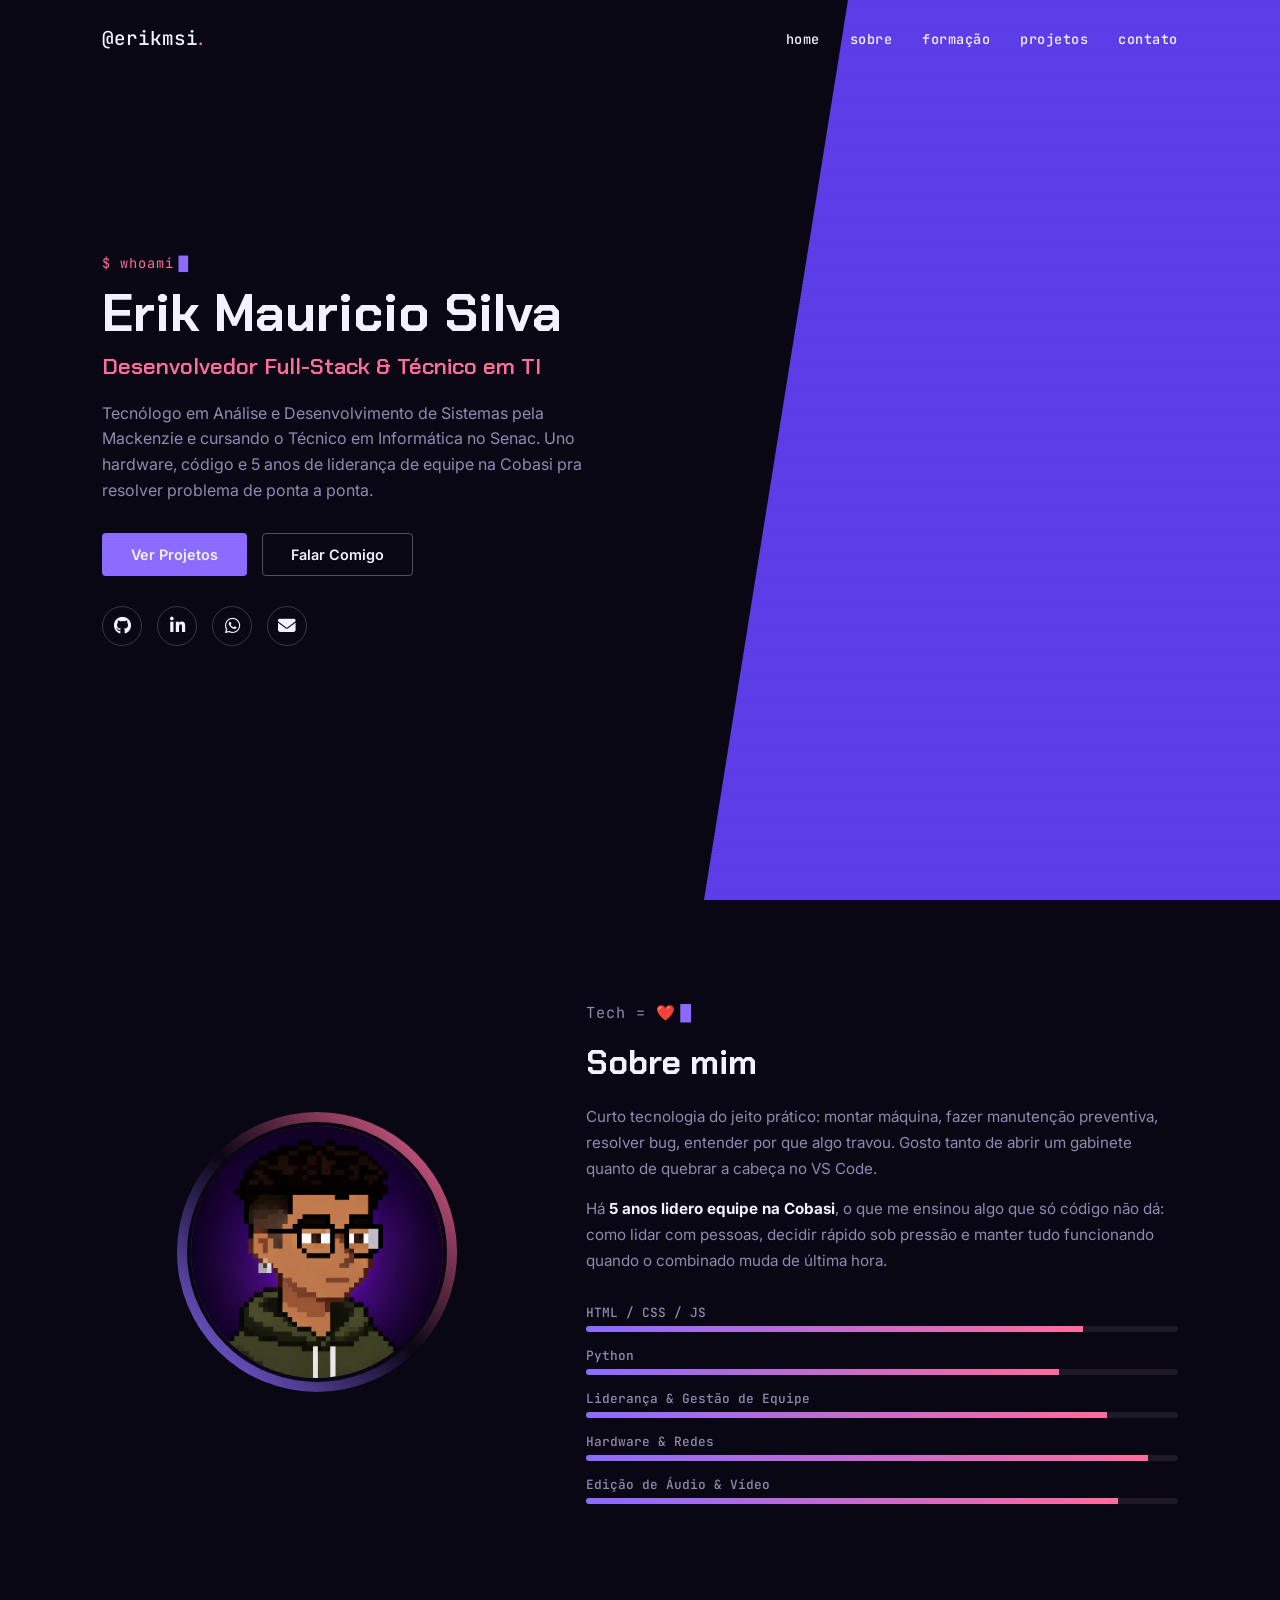
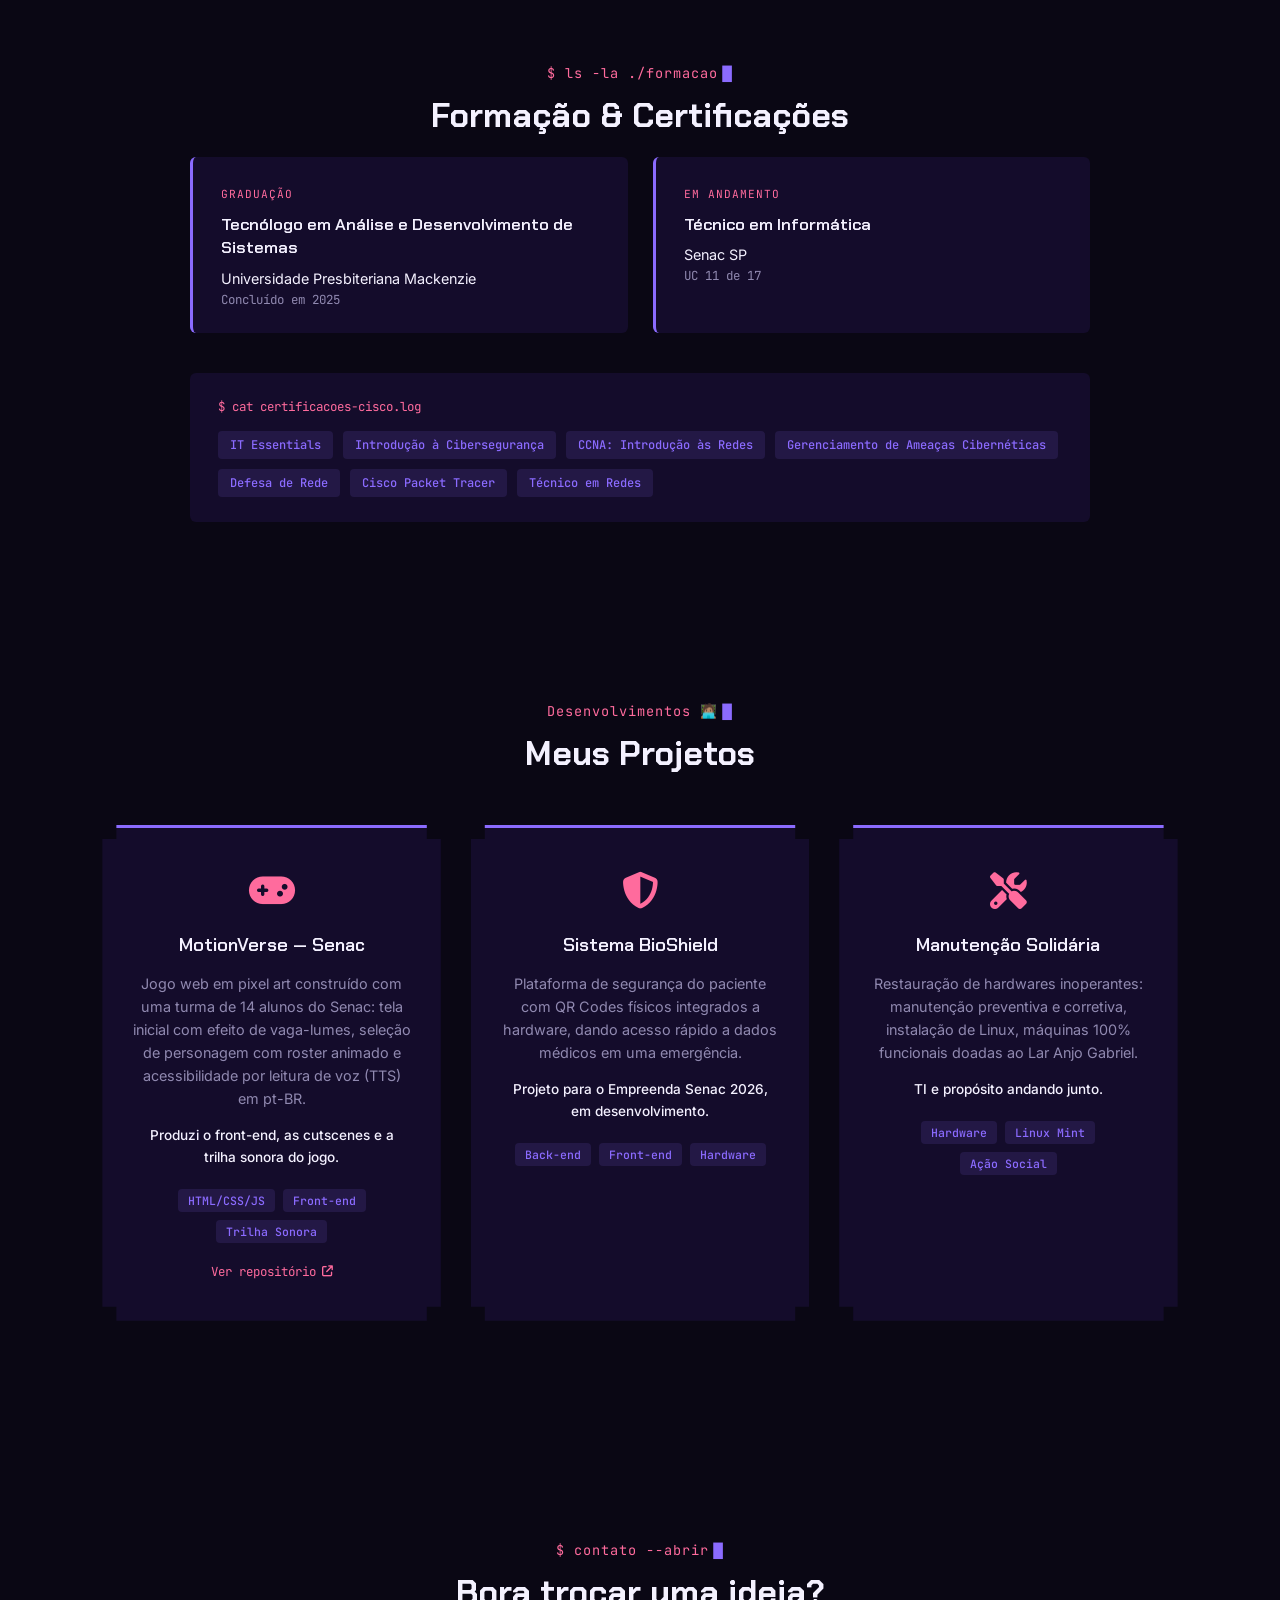
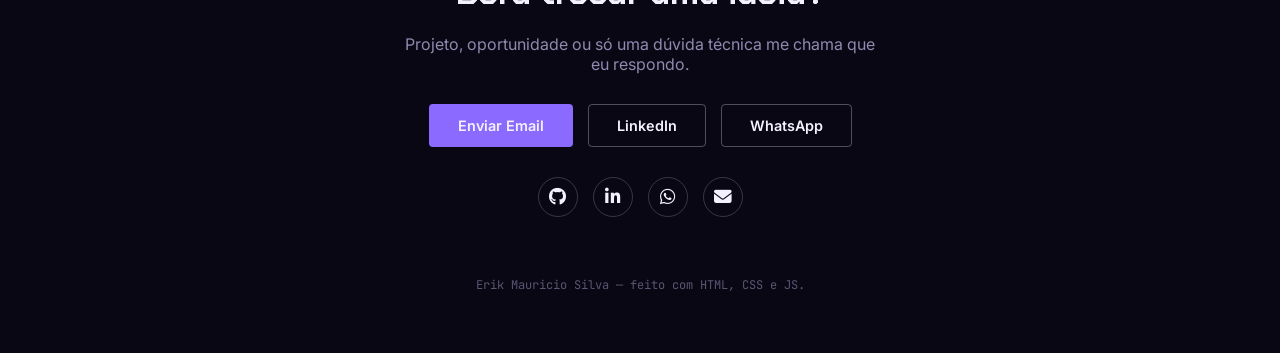
<file: Curriculos/Erik-Mauricio/index.html>
<!DOCTYPE html>
<html lang="pt-br">
<head>
<meta charset="UTF-8">
<meta name="viewport" content="width=device-width, initial-scale=1.0">
<title>Erik Mauricio Silva | Currículo</title>
<link rel="stylesheet" href="https://cdnjs.cloudflare.com/ajax/libs/font-awesome/6.4.0/css/all.min.css">
<link rel="preconnect" href="https://fonts.googleapis.com">
<link href="https://fonts.googleapis.com/css2?family=Chakra+Petch:wght@500;600;700&family=Inter:wght@400;500;600&family=JetBrains+Mono:wght@400;500&display=swap" rel="stylesheet">
<link rel="stylesheet" href="style.css">
</head>
<body>

    <nav>
        <div class="logo">@erikmsi<span>.</span></div>
        <button class="nav-toggle" id="navToggle" aria-label="Abrir menu" aria-expanded="false" aria-controls="navLinks">
            <span></span>
            <span></span>
            <span></span>
        </button>
        <ul class="nav-links" id="navLinks">
            <li><a href="#home">home</a></li>
            <li><a href="#sobre">sobre</a></li>
            <li><a href="#formacao">formação</a></li>
            <li><a href="#projetos">projetos</a></li>
            <li><a href="#contato">contato</a></li>
        </ul>
    </nav>

    <header id="home" class="hero">
        <div class="hero-bg-shape"></div>
        <div class="hero-content">
            <p class="eyebrow">$ whoami<span class="cursor"></span></p>
            <h1>Erik Mauricio Silva</h1>
            <h2 class="role">Desenvolvedor Full-Stack &amp; Técnico em TI</h2>
            <p class="description">
                Tecnólogo em Análise e Desenvolvimento de Sistemas pela Mackenzie e cursando o Técnico em Informática no Senac. Uno hardware, código e 5 anos de liderança de equipe na Cobasi pra resolver problema de ponta a ponta.
            </p>
            <div class="hero-actions">
                <a href="#projetos" class="btn btn-primary">Ver Projetos</a>
                <a href="#contato" class="btn btn-outline">Falar Comigo</a>
            </div>
            <div class="social-links">
                <a href="https://github.com/erikfrvr" target="_blank" rel="noopener" aria-label="GitHub"><i class="fa-brands fa-github"></i></a>
                <a href="https://www.linkedin.com/in/erik-mauricio-897624351/" target="_blank" rel="noopener" aria-label="LinkedIn"><i class="fa-brands fa-linkedin-in"></i></a>
                <a href="https://wa.me/5511982144375" target="_blank" rel="noopener" aria-label="WhatsApp"><i class="fa-brands fa-whatsapp"></i></a>
                <a href="mailto:erikmauricio3@hotmail.com" aria-label="Email"><i class="fa-solid fa-envelope"></i></a>
            </div>
        </div>
    </header>

    <section id="sobre" class="about">
        <div class="about-image-container hidden">
            <div class="about-image-wrapper">
                <div class="profile-ring"></div>
                <img src="Erik.png" alt="Erik Mauricio" class="profile-img">
            </div>
        </div>
        <div class="about-content hidden">
            <p class="eyebrow">Tech = ❤️<span class="cursor"></span></p>
            <h2 class="section-title">Sobre mim</h2>
            <p>
                Curto tecnologia do jeito prático: montar máquina, fazer manutenção preventiva, resolver bug, entender por que algo travou. Gosto tanto de abrir um gabinete quanto de quebrar a cabeça no VS Code.
            </p>
            <p>
                Há <strong>5 anos lidero equipe na Cobasi</strong>, o que me ensinou algo que só código não dá: como lidar com pessoas, decidir rápido sob pressão e manter tudo funcionando quando o combinado muda de última hora.
            </p>

            <div class="skills">
                <div class="skill-item">
                    <span>HTML / CSS / JS</span>
                    <div class="bar"><div class="progress" data-width="84%"></div></div>
                </div>
                <div class="skill-item">
                    <span>Python</span>
                    <div class="bar"><div class="progress" data-width="80%"></div></div>
                </div>
                <div class="skill-item">
                    <span>Liderança &amp; Gestão de Equipe</span>
                    <div class="bar"><div class="progress" data-width="88%"></div></div>
                </div>
                <div class="skill-item">
                    <span>Hardware &amp; Redes</span>
                    <div class="bar"><div class="progress" data-width="95%"></div></div>
                </div>
                <div class="skill-item">
                    <span>Edição de Áudio &amp; Vídeo</span>
                    <div class="bar"><div class="progress" data-width="90%"></div></div>
                </div>
            </div>
        </div>
    </section>

    <section id="formacao" class="formacao">
        <p class="eyebrow centered hidden">$ ls -la ./formacao<span class="cursor"></span></p>
        <h2 class="section-title centered hidden">Formação &amp; Certificações</h2>
        <div class="formacao-grid">
            <div class="formacao-card hidden staggered">
                <span class="formacao-tag">graduação</span>
                <h3>Tecnólogo em Análise e Desenvolvimento de Sistemas</h3>
                <p class="formacao-inst">Universidade Presbiteriana Mackenzie</p>
                <p class="formacao-date">Concluído em 2025</p>
            </div>
            <div class="formacao-card hidden staggered">
                <span class="formacao-tag">em andamento</span>
                <h3>Técnico em Informática</h3>
                <p class="formacao-inst">Senac SP</p>
                <p class="formacao-date">UC 11 de 17</p>
            </div>
        </div>
        <div class="certs-list hidden">
            <p class="certs-label">$ cat certificacoes-cisco.log</p>
            <ul class="certs-tags">
                <li>IT Essentials</li>
                <li>Introdução à Cibersegurança</li>
                <li>CCNA: Introdução às Redes</li>
                <li>Gerenciamento de Ameaças Cibernéticas</li>
                <li>Defesa de Rede</li>
                <li>Cisco Packet Tracer</li>
                <li>Técnico em Redes</li>
            </ul>
        </div>
    </section>

    <section id="projetos" class="projects">
        <p class="eyebrow centered hidden">Desenvolvimentos 🧑🏽‍💻 <span class="cursor"></span></p>
        <h2 class="section-title centered hidden">Meus Projetos</h2>
        <div class="projects-grid">

            <div class="project-card hidden staggered">
                <div class="card-icon"><i class="fa-solid fa-gamepad"></i></div>
                <h3>MotionVerse — Senac</h3>
                <p>Jogo web em pixel art construído com uma turma de 14 alunos do Senac: tela inicial com efeito de vaga-lumes, seleção de personagem com roster animado e acessibilidade por leitura de voz (TTS) em pt-BR.</p>
                <p class="highlight-text">Produzi o front-end, as cutscenes e a trilha sonora do jogo.</p>
                <div class="tech-tags">
                    <span>HTML/CSS/JS</span>
                    <span>Front-end</span>
                    <span>Trilha Sonora</span>
                </div>
                <a href="https://github.com/Erikfrvr/Home" target="_blank" rel="noopener" class="project-link">Ver repositório <i class="fa-solid fa-arrow-up-right-from-square"></i></a>
            </div>

            <div class="project-card hidden staggered">
                <div class="card-icon"><i class="fa-solid fa-shield-halved"></i></div>
                <h3>Sistema BioShield</h3>
                <p>Plataforma de segurança do paciente com QR Codes físicos integrados a hardware, dando acesso rápido a dados médicos em uma emergência.</p>
                <p class="highlight-text">Projeto para o Empreenda Senac 2026, em desenvolvimento.</p>
                <div class="tech-tags">
                    <span>Back-end</span>
                    <span>Front-end</span>
                    <span>Hardware</span>
                </div>
            </div>

            <div class="project-card hidden staggered">
                <div class="card-icon"><i class="fa-solid fa-screwdriver-wrench"></i></div>
                <h3>Manutenção Solidária</h3>
                <p>Restauração de hardwares inoperantes: manutenção preventiva e corretiva, instalação de Linux, máquinas 100% funcionais doadas ao Lar Anjo Gabriel.</p>
                <p class="highlight-text">TI e propósito andando junto.</p>
                <div class="tech-tags">
                    <span>Hardware</span>
                    <span>Linux Mint</span>
                    <span>Ação Social</span>
                </div>
            </div>

        </div>
    </section>

    <footer id="contato" class="contact">
        <p class="eyebrow centered hidden">$ contato --abrir  <span class="cursor"></span></p>
        <h2 class="section-title centered hidden">Bora trocar uma ideia?</h2>
        <p class="contact-text hidden">Projeto, oportunidade ou só uma dúvida técnica me chama que eu respondo.</p>
        <div class="hero-actions centered hidden">
            <a href="mailto:erikmauricio3@hotmail.com" class="btn btn-primary">Enviar Email</a>
            <a href="https://www.linkedin.com/in/erik-mauricio-silva" target="_blank" rel="noopener" class="btn btn-outline">LinkedIn</a>
            <a href="https://wa.me/5511982144375" target="_blank" rel="noopener" class="btn btn-outline">WhatsApp</a>
        </div>
        <div class="social-links centered hidden">
            <a href="https://github.com/erikfrvr" target="_blank" rel="noopener" aria-label="GitHub"><i class="fa-brands fa-github"></i></a>
            <a href="https://www.linkedin.com/in/erik-mauricio-silva" target="_blank" rel="noopener" aria-label="LinkedIn"><i class="fa-brands fa-linkedin-in"></i></a>
            <a href="https://wa.me/5511982144375" target="_blank" rel="noopener" aria-label="WhatsApp"><i class="fa-brands fa-whatsapp"></i></a>
            <a href="mailto:erikmauricio3@hotmail.com" aria-label="Email"><i class="fa-solid fa-envelope"></i></a>
        </div>
        <p class="footer-note">Erik Mauricio Silva — feito com HTML, CSS e JS.</p>
    </footer>

    <script src="script.js"></script>
</body>
</html>
</file>
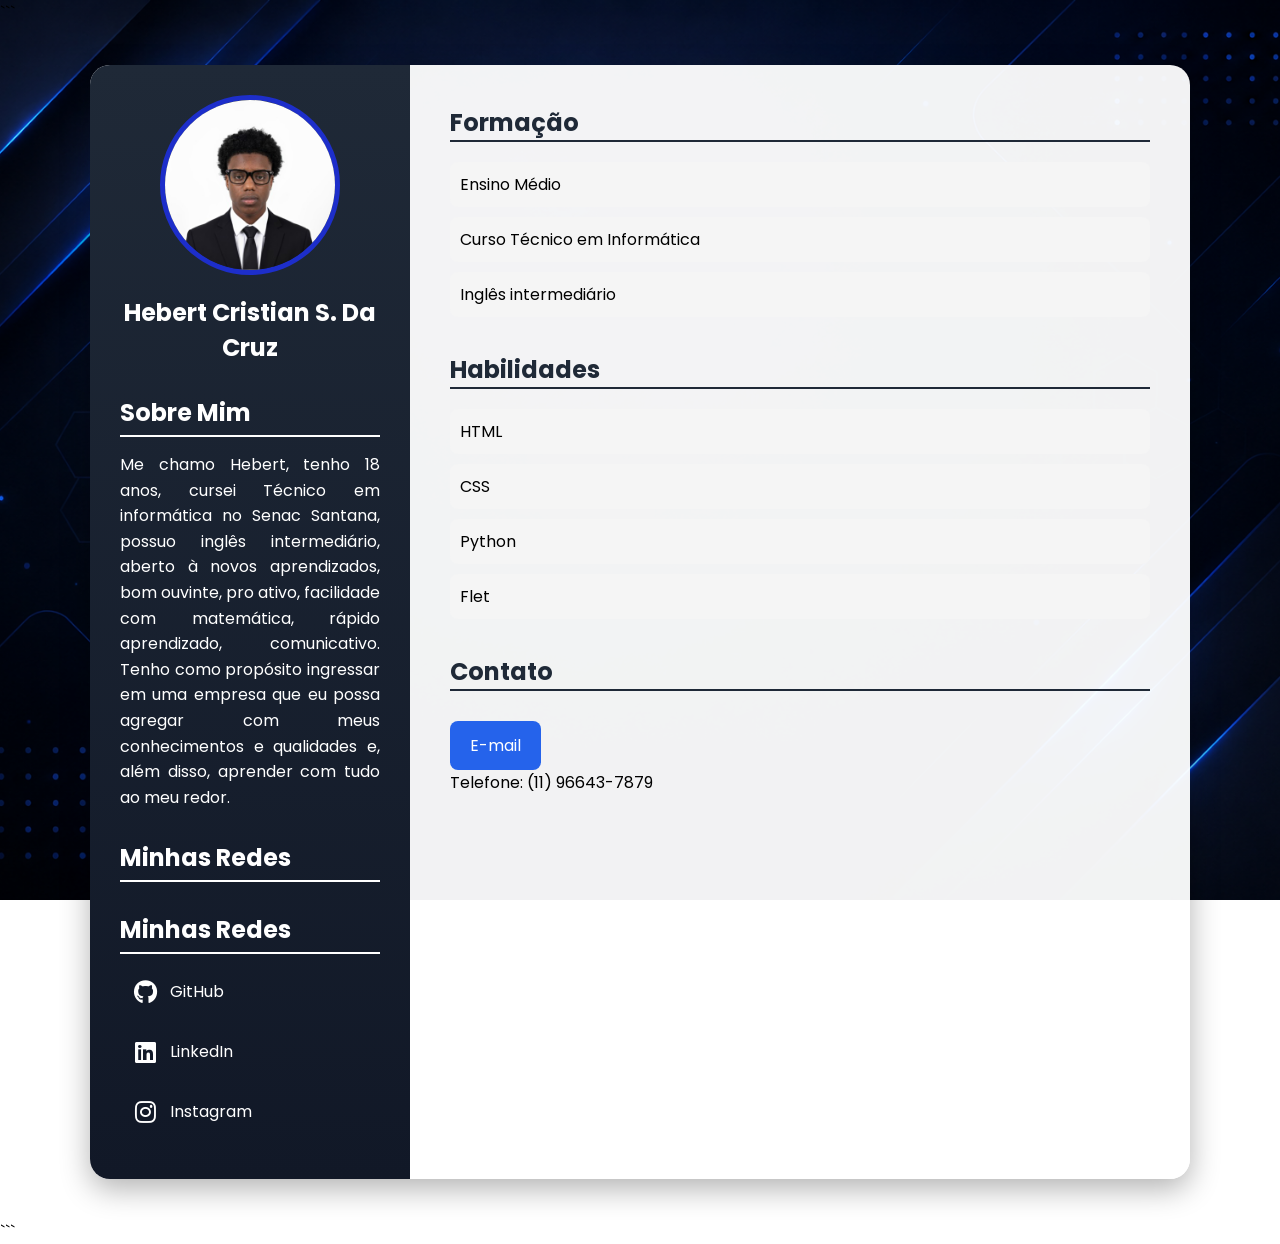
<file: Curriculos/hebert/index.html>
```
<link rel="stylesheet" href="style.css">
<link rel="preconnect" href="https://fonts.googleapis.com">
<link rel="preconnect" href="https://fonts.gstatic.com" crossorigin>
<link href="https://fonts.googleapis.com/css2?family=Poppins:wght@300;400;600;700&display=swap" rel="stylesheet">
<link rel="stylesheet" href="https://cdnjs.cloudflare.com/ajax/libs/font-awesome/6.7.2/css/all.min.css">

<div class=container>
    
    <aside class="sidebar"> 
        

        <img src="foto.jpg" alt="MInha foto" class="foto">
        
        
        <h1>Hebert Cristian S. Da Cruz</h1>
        
        <h2>Sobre Mim</h2>

        <p>
            Me chamo Hebert, tenho 18 anos, cursei Técnico em informática no Senac Santana, possuo inglês intermediário, aberto à novos aprendizados, bom ouvinte, pro ativo, facilidade com matemática, rápido aprendizado, comunicativo.
            Tenho como propósito ingressar em uma empresa que eu possa agregar com meus conhecimentos e qualidades e, além disso, aprender com tudo ao meu redor.
        </p>

        <h2>Minhas Redes</h2>

        <h2>Minhas Redes</h2>

    <a href="https://github.com/hebertcristian" target="_blank">
    <i class="fa-brands fa-github"></i> GitHub
    </a>

    <a href="https://www.linkedin.com/in/hebert-cristian-bba8343b9/" target="_blank">
    <i class="fa-brands fa-linkedin"></i> LinkedIn
    </a>

    <a href="https://www.instagram.com/criztianq" target="_blank">
    <i class="fa-brands fa-instagram"></i> Instagram
    </a>
        

    </aside>
    <main class="conteudo">

        <section>
            <h2>Formação</h2>

            <ul>
                <li>Ensino Médio</li>
                <li>Curso Técnico em Informática</li>
                <li>Inglês intermediário</li>
            </ul>

        </section>
    <section>

        <h2>Habilidades</h2>

        <ul>
            <li>HTML</li>
            <li>CSS</li>
            <li>Python</li>
            <li>Flet</li>
        </ul>

    </section>

    <main>

        <div>

        </div>

    </main>
    <html>

    </html>

</section>

        <h2>Contato</h2>

        <a class="botao" href="mailto:hebert.ccruz@icloud.com">E-mail </a>
        <p>Telefone: (11) 96643-7879</p>
    </section>

</div>
```
</file>
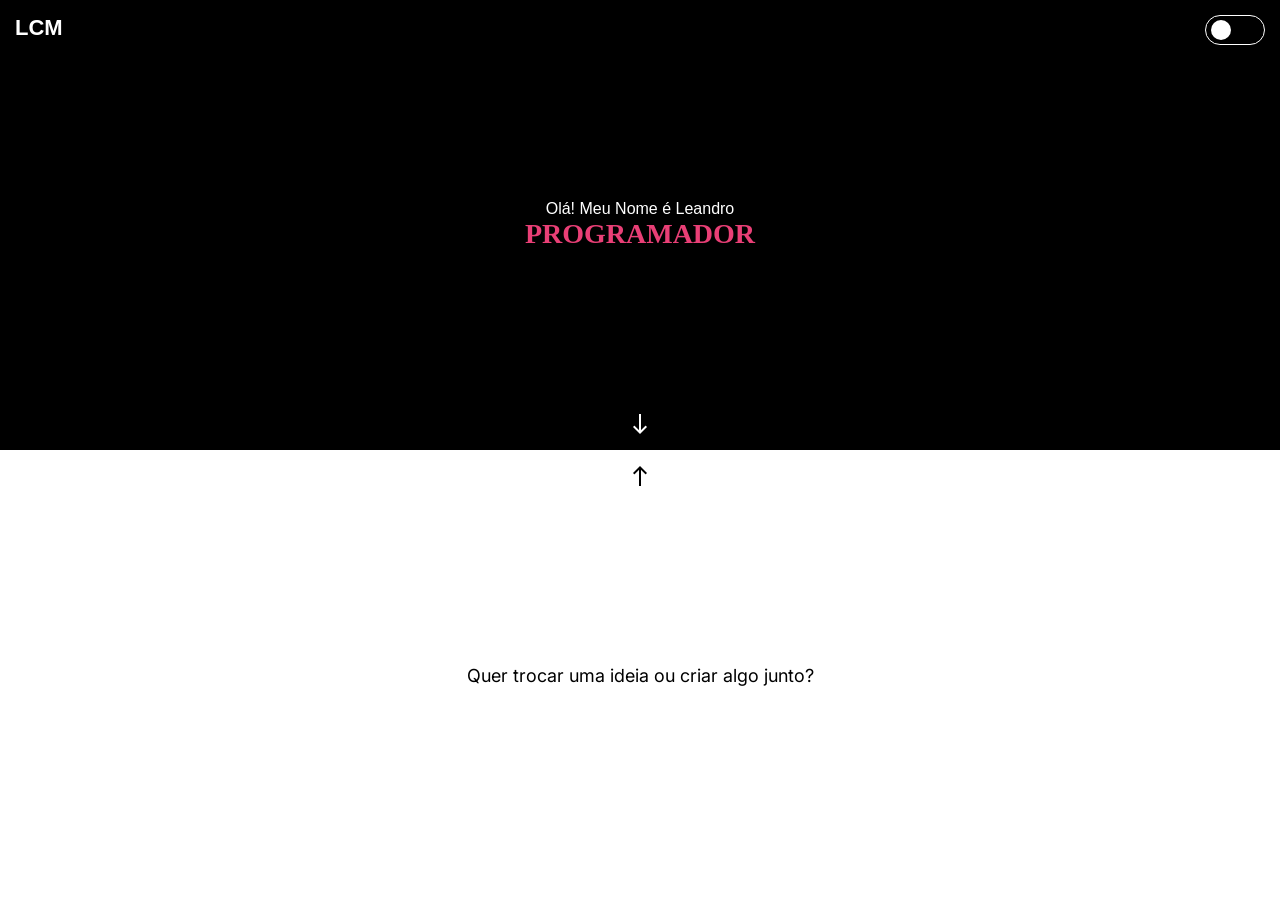
<file: Curriculos/leandro/index.html>
<!DOCTYPE html>
<html lang="en">
<head>
    <meta charset="UTF-8">
    <meta name="viewport" content="width=device-width, initial-scale=1.0">
    <title>Document</title>

    <link rel="stylesheet" href="https://fonts.googleapis.com/css2?family=Material+Symbols+Outlined:opsz,wght,FILL,GRAD@24,400,0,0&icon_names=south" />


    <link rel="stylesheet" href="assets/css/styles.css">


</head>


<body>

    <header id="cabecalho">
        <a href="" id="logo">LCM</a>

        <div id="div-botao">     
            <button id="mudar-cor"></button>
        </div>
        
    </header>

    <main>
        <section id="banner1">

            <div id="textos-banner1">
                <p>Olá! Meu Nome é Leandro</p>
                <h2 class="subtitulo">PROGRAMADOR</h2>
            </div>
            
            <button id="setinha1">
                <span class="material-symbols-outlined">
                    south
                </span>
            </button>
            
            <h2 id="cursos" class="subtitulo">CURSOS</h2>
            
            <section id="cards" >
                
                <div class="card" data-ano="2022">
                    <h2 class="subtitulo">Front-End Alura</h2>
                    <p class="texto-cards">Curso em desenvolvimento com a Alura onde fizemos uma réplica
                  do Spotify usando html, css e um pouco de js</p>
                </div>

                <div class="card" data-ano="2023">
                    <h2 class="subtitulo">Front-End Hashtag</h2>
                    <p class="texto-cards">Curso em desenvolvimento com a Hashtag onde fizemos algumas
                  réplicas de sites, como smartwatch da apple, usando html, css
                  e um pouco de js para algumas transições de imagens</p>
                </div>

                <div class="card" data-ano="2024">
                    <h2 class="subtitulo">JavaScript Alura</h2>
                    <p class="texto-cards">Curso em desenvolvimento com a Alura onde fizemos alguns jogos
                  webs simples usando quase que puramente js</p>
                </div>

                <div class="card" data-ano="2025">
                    <h2 class="subtitulo">Front-End DIO</h2>
                    <p class="texto-cards">Curso em desenvolvimento com a DIO onde fizemos alguns sites
                  usando html css e um jogo da memoria com js</p>
                </div>
            </section>

            <section id="techs">
                <h2 id="tech" class="subtitulo">TECNOLOGIAS</h2>
                
                <div id="icones">

                    <span id="html" class="icones">
                        <img src="assets/icone-html.png"></img>
                    </span>

                    <span id="css" class="icones">
                        <img src="assets/icone-css.png"></img>
                    </span>

                    <span id="js" class="icones">
                        <img src="assets/icone-js.png"></img>
                    </span>

                </div>

                
            </section>

            <section id="projetos">

                <h2 id="projs" class="subtitulo">PROJETOS</h2>

                <div id="cards-projetos">
                    <div class="card-projeto">
                        <h2 class="subtitulo nome-projeto">Gisele Lira</h2>
                        <img src="assets/sitedagisele-shortpic.png" alt="site-da-gisele">
                        <a href="https://gisele-lira.vercel.app" class="subtitulo" target="_blank">ver site</a>
                        <a href="https://github.com/LeandroChavesM/Gisele-Lira" class="subtitulo" target="_blank">ver repositorio</a>
                    </div>

                    <div class="card-projeto">
                        <h2 class="subtitulo nome-projeto">Congregacao Nyan</h2>
                        <img src="assets/congregacao-nyan-shortpic.png" alt="site-dos-amizade">
                         <a href="https://leandrochavesm.github.io/congregacao-nyan/" class="subtitulo" target="_blank">ver site</a>
                        <a href="https://github.com/LeandroChavesM/congregacao-nyan" class="subtitulo" target="_blank">ver repositorio</a>
                    </div>
                </div>
            </section>
            
        </section>
        
        <section id="banner2">
            <button id="setinha2">
                <span class="material-symbols-outlined">
                    south
                </span>
            </button>

            <p id="textos-banner2">Quer trocar uma ideia ou criar algo junto?</p>

            <div id="conteudo-banner2">
                <div id="sobre">
                    <h2 class="subtitulo">SOBRE</h2>
                    <p>
                        Olá! Sou o Leandro, estudante de programação com foco em Front-End.
                        Comecei a estudar em 2022 e desde então venho fazendo cursos e projetos
                        para praticar HTML, CSS e JavaScript.
                    </p>
                    <p>
                        Esse site é mais um espaço de prática e registro do que venho aprendendo.
                    </p>
                </div>

                <div id="contato">
                    <h2 class="subtitulo">CONTATO</h2>
                    
                    <div class="links-contato">
                        <a href="mailto:leandroxelor00@gmail.com" target="_blank" class="link-contato">
                            Email
                        </a>
                        <a href="https://github.com/LeandroChavesM" target="_blank" class="link-contato">
                            GitHub
                        </a>
                        <a href="https://www.linkedin.com/in/seu-linkedin" target="_blank" class="link-contato">
                            LinkedIn
                        </a>

                        <div id="campo-zap">
                            <img src="assets/qr-code-zap.png" alt="qr-code-zap">
                            <span>WhatsApp</span>
                        </div>
                        
                    </div>
                </div>

                <footer id="rodape">
                    <p>© 2026 Leandro — feito com HTML, CSS e um pouco de JS</p>

                    <div id="icones-rodape">

                            <span id="html-rodape" class="icones-rodape">
                                <img src="assets/icone-html.png"></img>
                            </span>

                            <span id="css-rodape" class="icones-rodape">
                                <img src="assets/icone-css.png"></img>
                            </span>

                            <span id="js-rodape" class="icones-rodape">
                                <img src="assets/icone-js.png"></img>
                            </span>

                        </div>

                </footer>
            </div>
        </section>

    </main>
    
    <script src="script.js"></script>
</body>
</html>
</file>
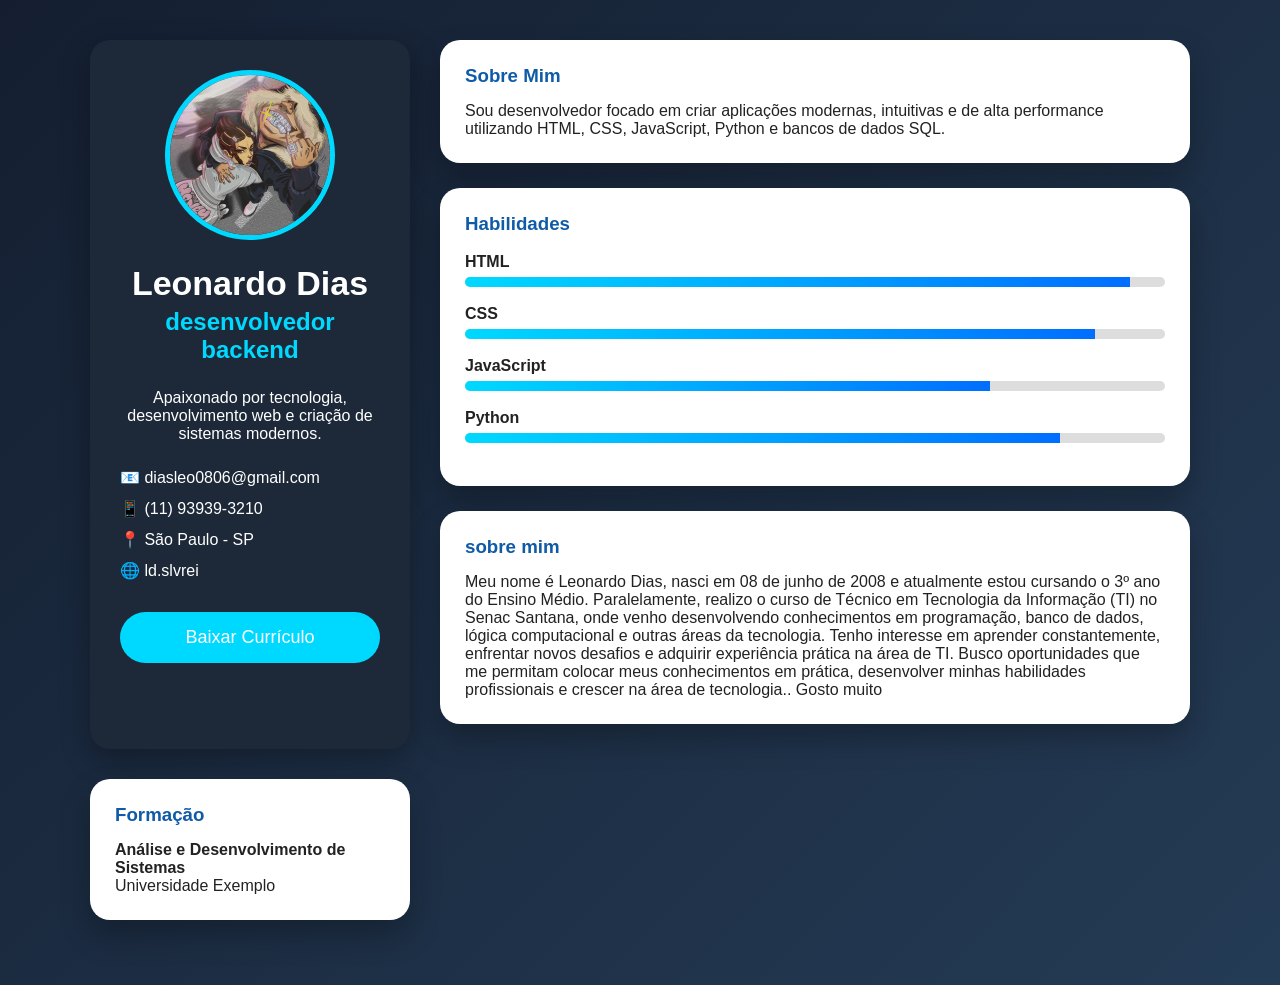
<file: Curriculos/leonardo/index.html>
<!DOCTYPE html>
<html lang="pt-BR">
<head>
<meta charset="UTF-8">
<meta name="viewport" content="width=device-width, initial-scale=1.0">
<title>Currículo - Leonardo Dias</title>

<style>
*{
    margin:0;
    padding:0;
    box-sizing:border-box;
    font-family:Arial, Helvetica, sans-serif;
}

body{
    background:linear-gradient(135deg,#141E30,#243B55);
    color:white;
    overflow-x:hidden;
}

.container{
    width:90%;
    max-width:1100px;
    margin:40px auto;
    display:grid;
    grid-template-columns:320px 1fr;
    gap:30px;
}

.left{
    background:#1d2938;
    border-radius:20px;
    padding:30px;
    text-align:center;
    animation:slideLeft 1s;
    box-shadow:0 10px 30px rgba(0,0,0,.3);
}

.right{
    animation:slideRight 1s;
}

img{
    width:170px;
    height:170px;
    border-radius:50%;
    object-fit:cover;
    border:5px solid #00d9ff;
    margin-bottom:20px;
    transition:.4s;
}

img:hover{
    transform:scale(1.08) rotate(5deg);
}

h1{
    font-size:34px;
    margin-bottom:5px;
}

h2{
    color:#00d9ff;
    margin-bottom:25px;
}

.info{
    margin-top:25px;
    text-align:left;
}

.info p{
    margin:12px 0;
}

.card{
    background:white;
    color:#222;
    border-radius:20px;
    padding:25px;
    margin-bottom:25px;
    box-shadow:0 15px 30px rgba(0,0,0,.25);
    transition:.4s;
}

.card:hover{
    transform:translateY(-8px);
}

.card h3{
    color:#0f5ba7;
    margin-bottom:15px;
}

.skill{
    margin:18px 0;
}

.skill span{
    font-weight:bold;
}

.bar{
    height:10px;
    background:#ddd;
    border-radius:50px;
    overflow:hidden;
    margin-top:6px;
}

.progress{
    height:100%;
    width:0;
    background:linear-gradient(90deg,#00d9ff,#006eff);
    animation:fill 2s forwards;
}

.html{width:95%;}
.css{width:90%;}
.js{width:75%;}
.python{width:85%;}

.timeline{
    border-left:4px solid #00d9ff;
    padding-left:20px;
}

.timeline div{
    margin-bottom:20px;
    position:relative;
}

.timeline div::before{
    content:"";
    width:15px;
    height:15px;
    border-radius:50%;
    background:#00d9ff;
    position:absolute;
    left:-29px;
    top:5px;
}

button{
    margin-top:20px;
    width:100%;
    padding:15px;
    border:none;
    border-radius:50px;
    background:#00d9ff;
    color:white;
    font-size:18px;
    cursor:pointer;
    transition:.4s;
}

button:hover{
    background:#0077ff;
    transform:scale(1.05);
}

@keyframes slideLeft{
    from{
        opacity:0;
        transform:translateX(-100px);
    }
    to{
        opacity:1;
        transform:translateX(0);
    }
}

@keyframes slideRight{
    from{
        opacity:0;
        transform:translateX(100px);
    }
    to{
        opacity:1;
        transform:translateX(0);
    }
}

@keyframes fill{
    from{
        width:0;
    }
}

.fade{
    animation:fade 1.5s;
}

@keyframes fade{
    from{
        opacity:0;
    }
    to{
        opacity:1;
    }
}

@media(max-width:800px){

.container{
grid-template-columns:1fr;
}

}
</style>

</head>
<body>

<div class="container">

<div class="left">

<img src="Reparou Bem.jpg" alt="Foto">

<h1>Leonardo Dias</h1>

<h2>desenvolvedor backend</h2>

<p>
Apaixonado por tecnologia, desenvolvimento web e criação de sistemas modernos.
</p>

<div class="info">

<p>📧 diasleo0806@gmail.com</p>

<p>📱 (11) 93939-3210</p>

<p>📍 São Paulo - SP</p>

<p>🌐 ld.slvrei</p>

</div>

<button onclick="baixar()">Baixar Currículo</button>

</div>

<div class="right">

<div class="card fade">

<h3>Sobre Mim</h3>

<p>
Sou desenvolvedor focado em criar aplicações modernas, intuitivas e de alta performance utilizando HTML, CSS, JavaScript, Python e bancos de dados SQL.
</p>

</div>

<div class="card">

<h3>Habilidades</h3>

<div class="skill">
<span>HTML</span>
<div class="bar">
<div class="progress html"></div>
</div>
</div>

<div class="skill">
<span>CSS</span>
<div class="bar">
<div class="progress css"></div>
</div>
</div>

<div class="skill">
<span>JavaScript</span>
<div class="bar">
<div class="progress js"></div>
</div>
</div>

<div class="skill">
<span>Python</span>
<div class="bar">
<div class="progress python"></div>
</div>
</div>

</div>

<div class="card">

<h3>sobre mim</h3>
<p> Meu nome é Leonardo Dias, nasci em 08 de junho de 2008 e atualmente estou cursando o 3º ano do Ensino Médio. Paralelamente, realizo o curso de Técnico em Tecnologia da Informação (TI) no Senac Santana, onde venho desenvolvendo conhecimentos em programação, banco de dados, lógica computacional e outras áreas da tecnologia.

    Tenho interesse em aprender constantemente, enfrentar novos desafios e adquirir experiência prática na área de TI. Busco oportunidades que me permitam colocar meus conhecimentos em prática, desenvolver minhas habilidades profissionais e crescer na área de tecnologia.. Gosto muito </p>

</div>

</div>

<div class="card">

<h3>Formação</h3>

<p><strong>Análise e Desenvolvimento de Sistemas</strong></p>

<p>Universidade Exemplo</p>

</div>

</div>

</div>

<script>

function baixar(){
    window.print();
}

const cards=document.querySelectorAll(".card");

window.addEventListener("scroll",()=>{

cards.forEach(card=>{

const top=card.getBoundingClientRect().top;

if(top<window.innerHeight-100){

card.style.opacity=1;
card.style.transform="translateY(0px)";

}

});

});

cards.forEach(card=>{
card.style.opacity=0;
card.style.transform="translateY(60px)";
card.style.transition="1s";
});

</script>

</body>
</html>
</file>
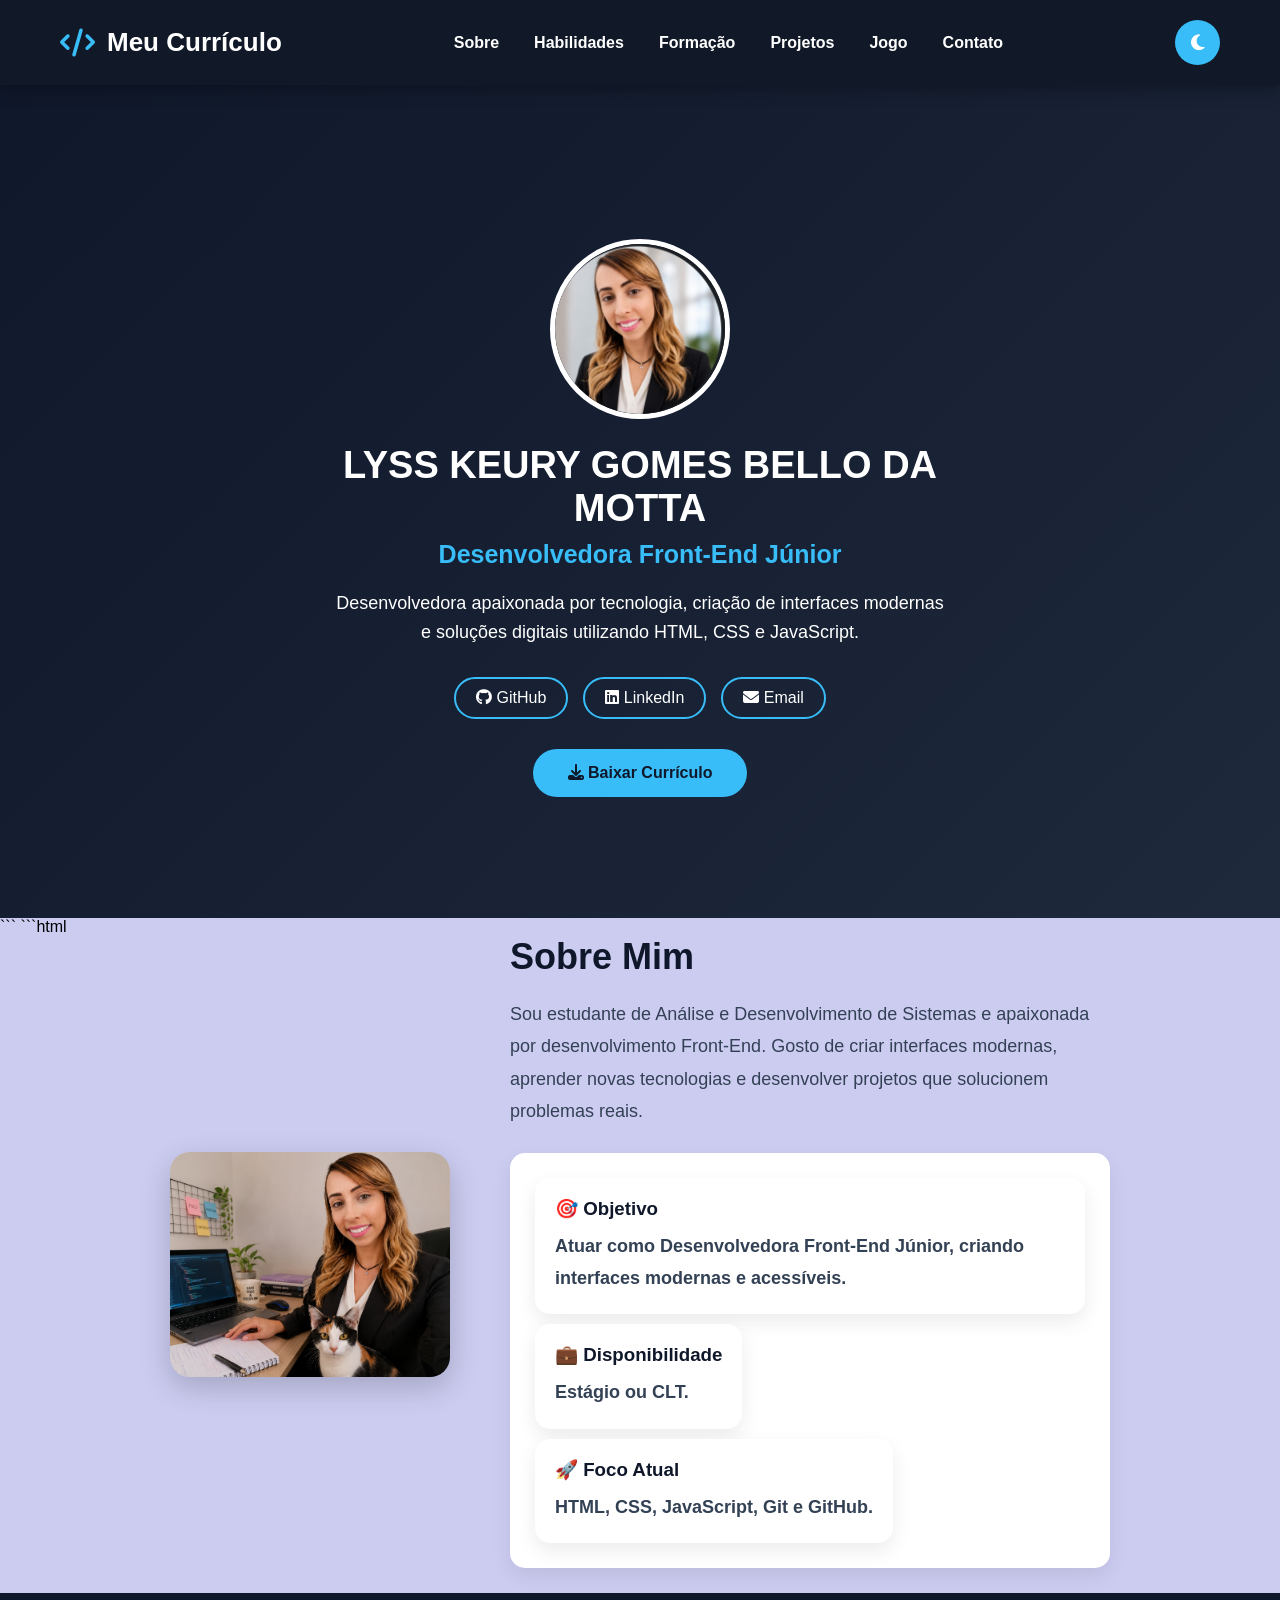
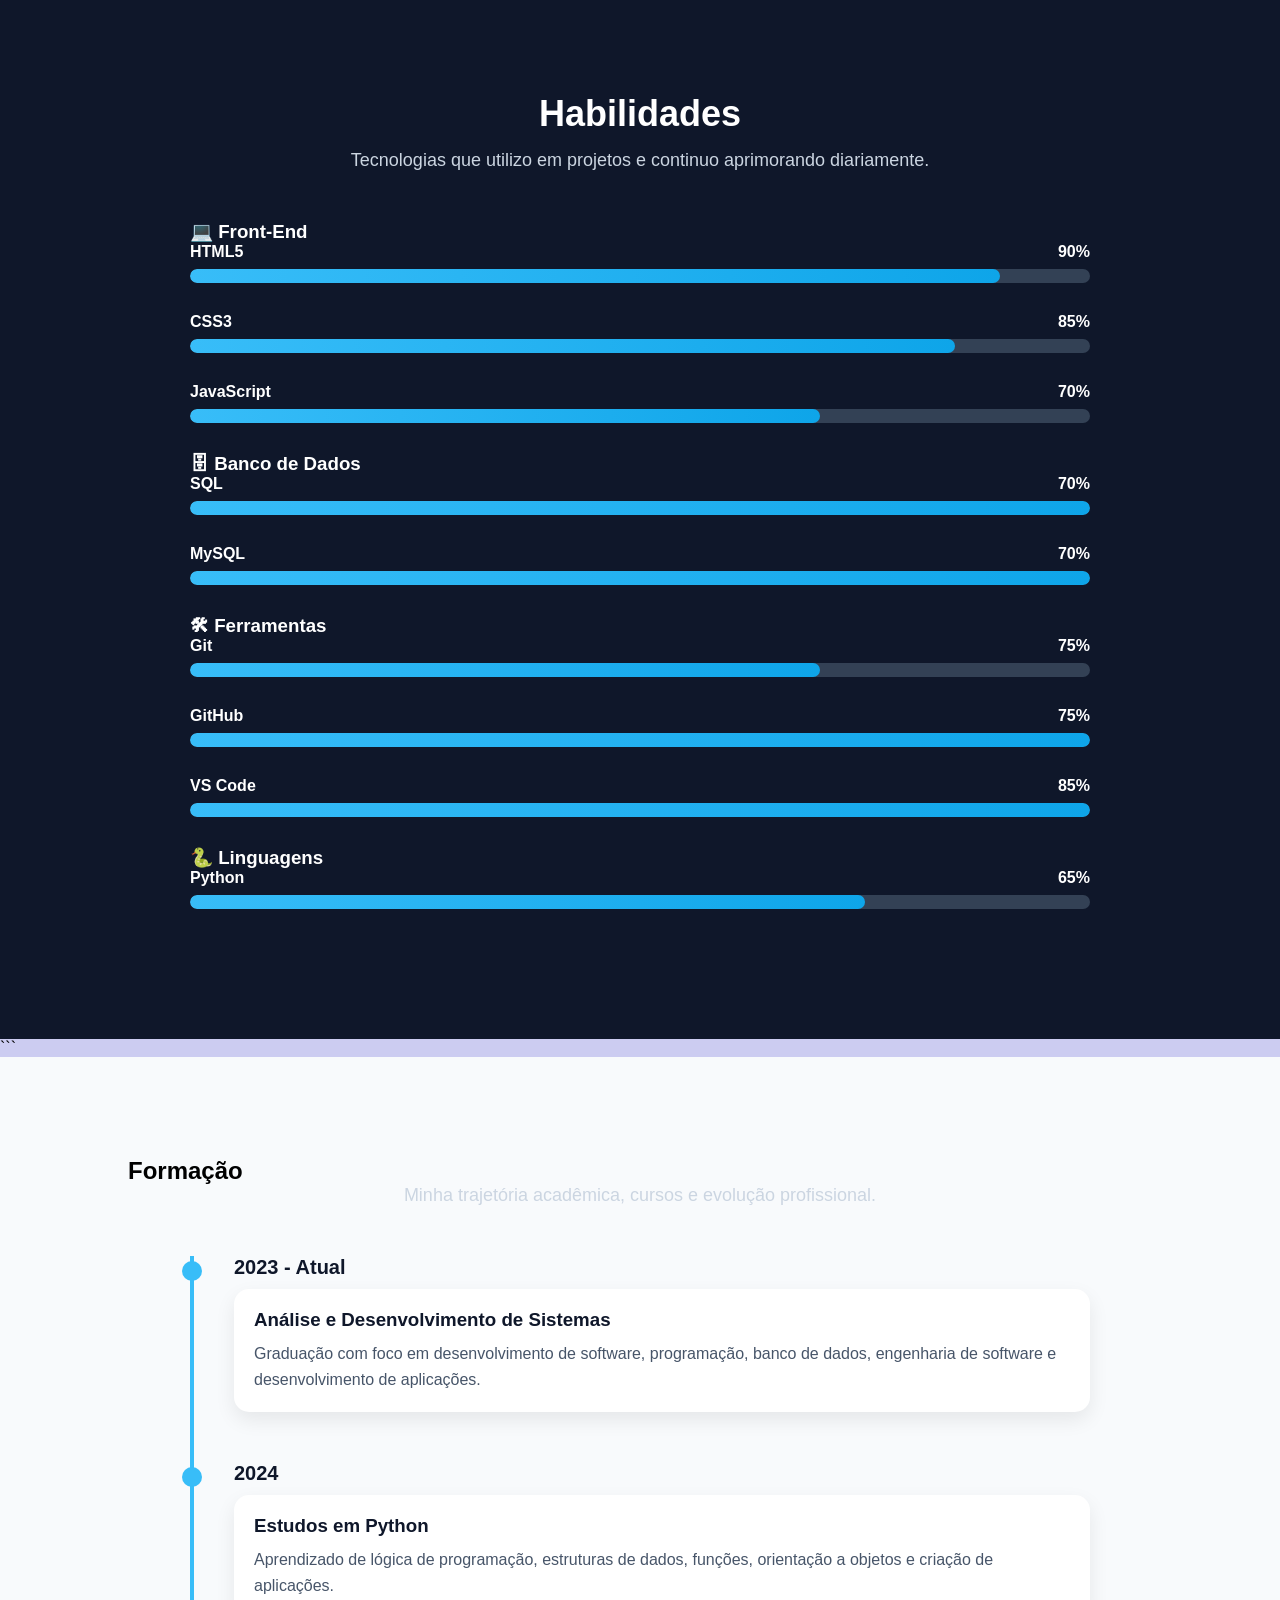
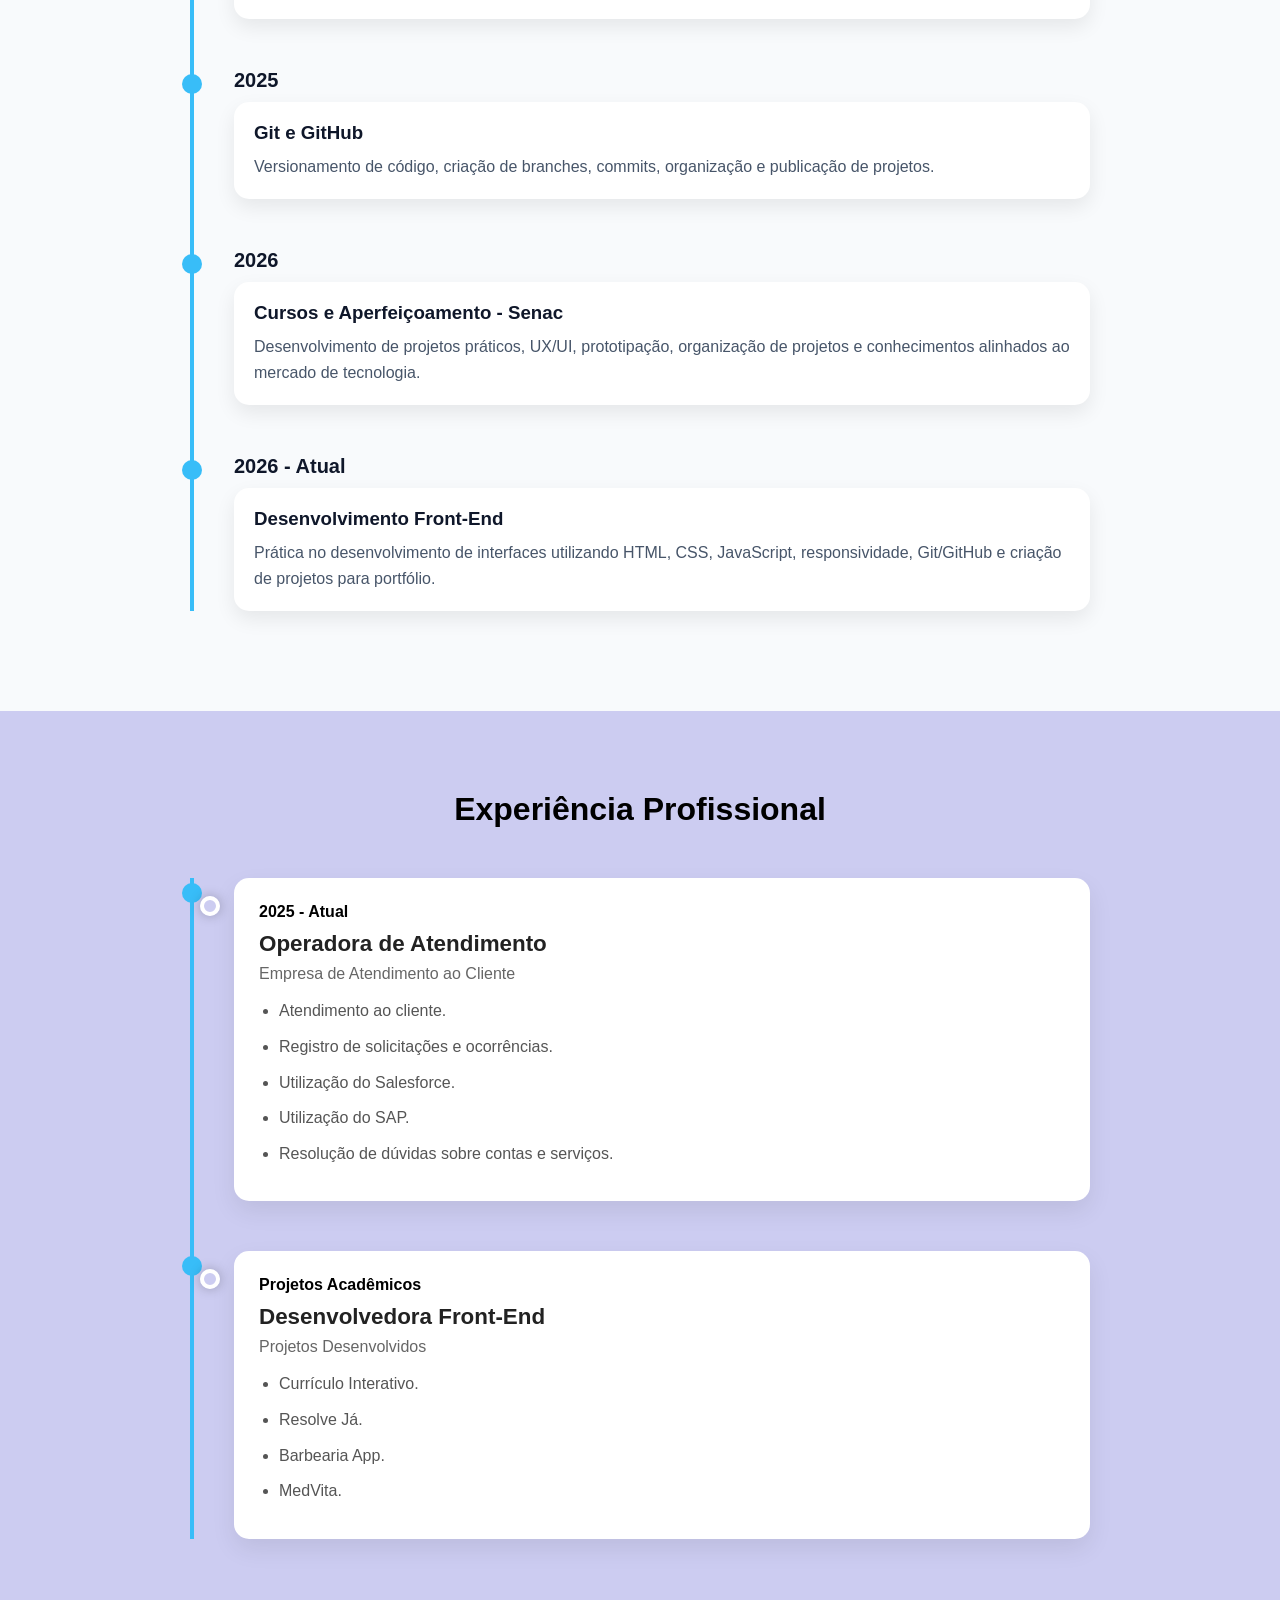
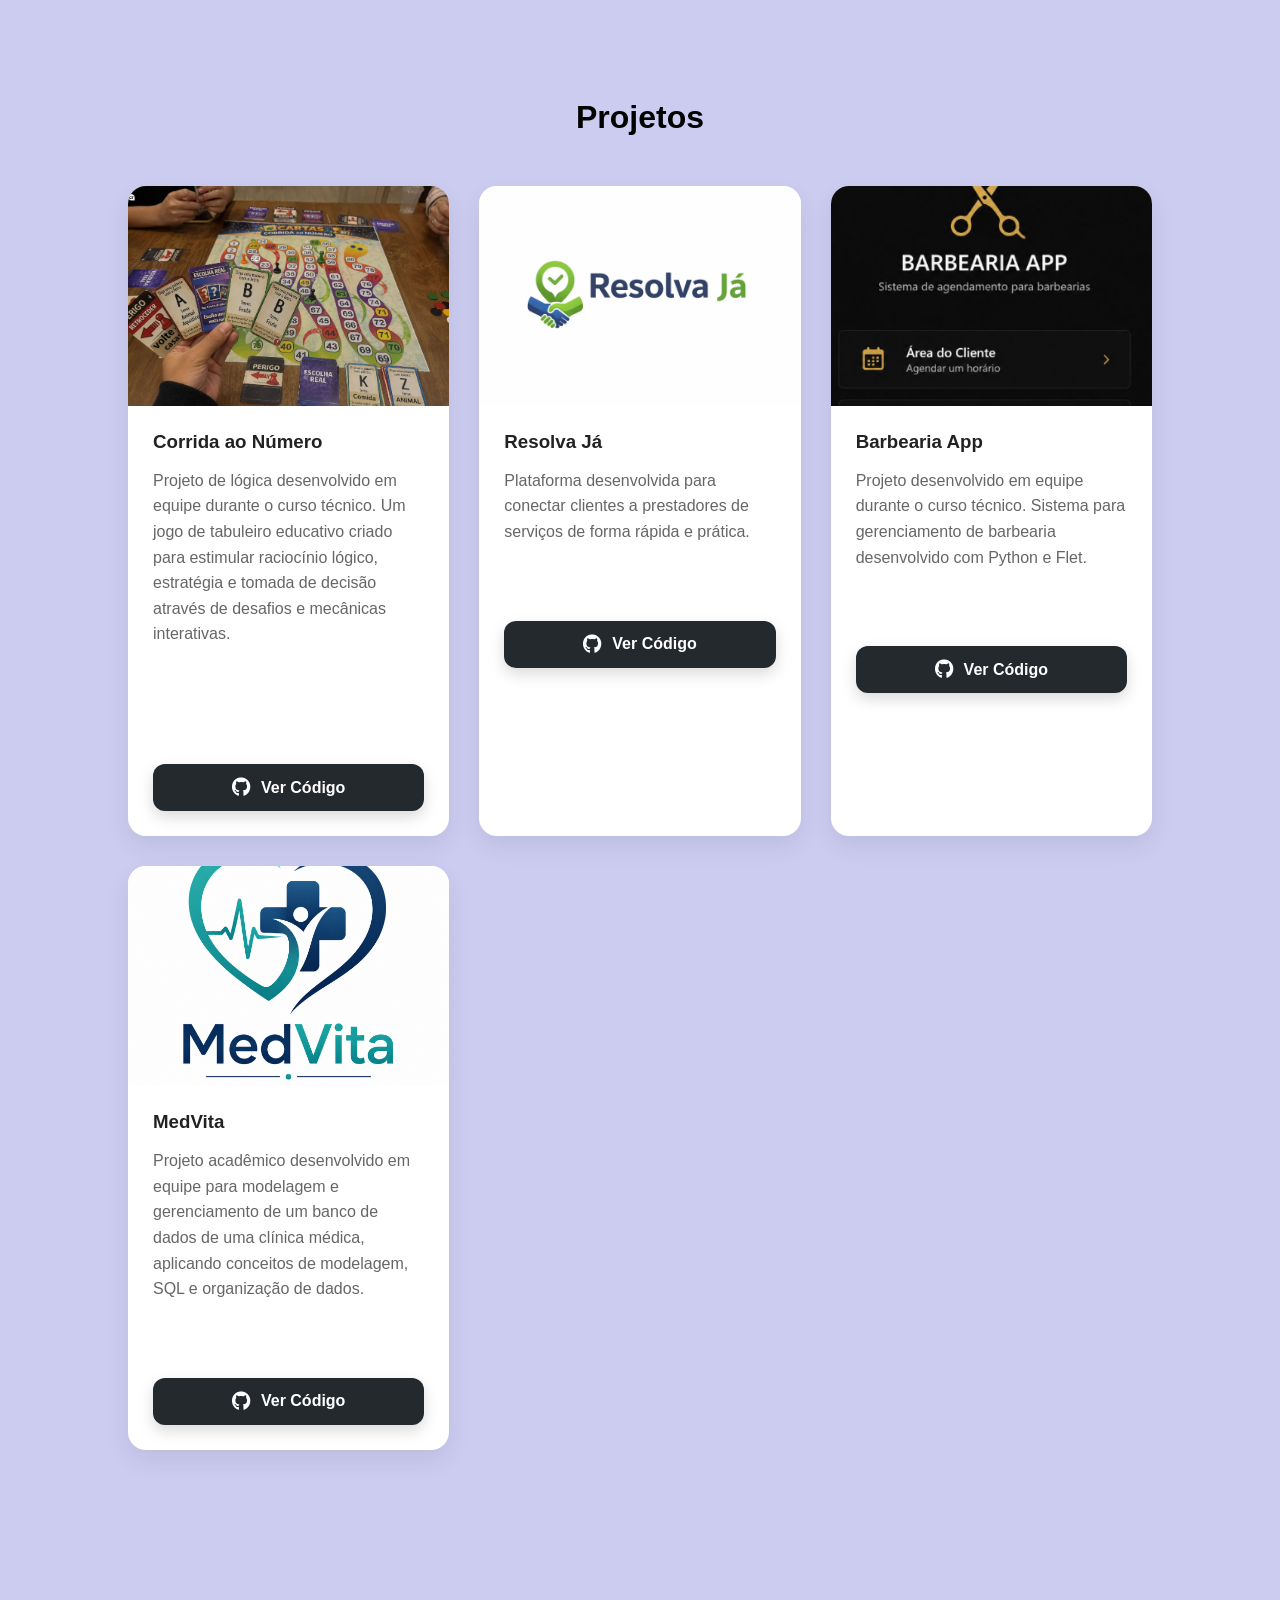
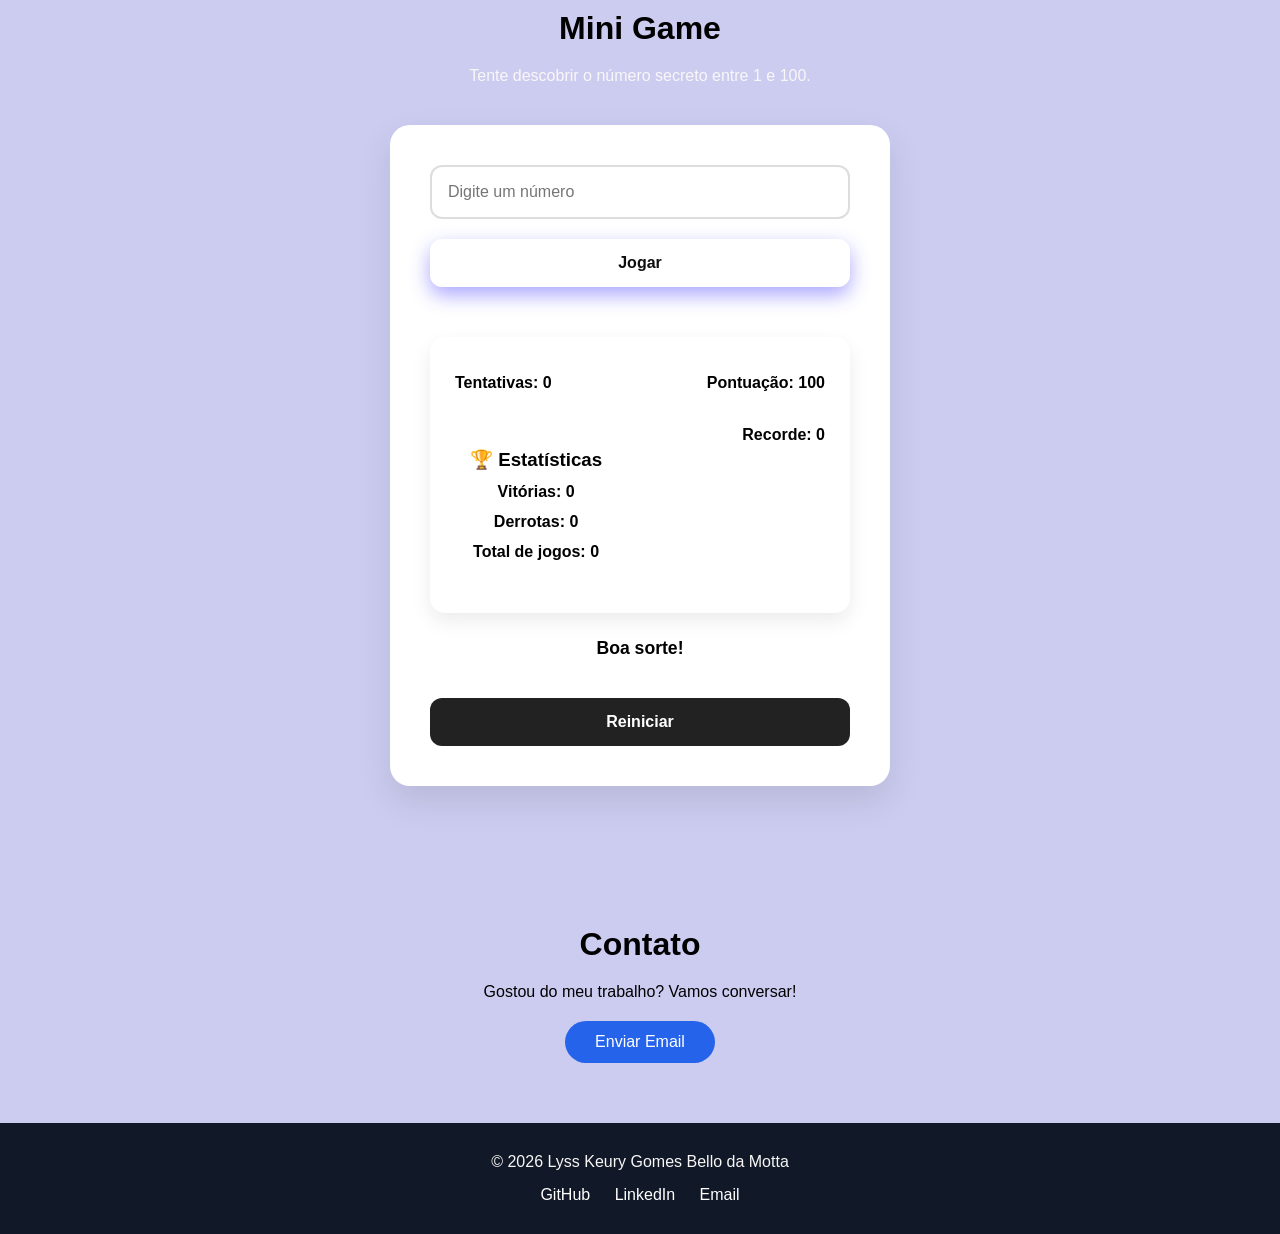
<file: Curriculos/lyss/assets/index.html>
```html
<!DOCTYPE html>
<html lang="pt-BR">

<head>

    <meta charset="UTF-8">

    <meta name="viewport" content="width=device-width, initial-scale=1.0">

    <title>Meu Currículo</title>


    <!-- CSS -->
    <link rel="stylesheet" href="css/style.css">


    <!-- Font Awesome -->
    <link 
        rel="stylesheet" 
        href="https://cdnjs.cloudflare.com/ajax/libs/font-awesome/6.6.0/css/all.min.css">

</head>


<body>


    <header>

        <div class="logo">

            <i class="fa-solid fa-code"></i>

                <h2>Meu Currículo</h2>

        </div>


        <nav>

            <ul>

             <li><a href="#sobre">Sobre</a></li>

             <li><a href="#habilidades">Habilidades</a></li>

             <li><a href="#formacao">Formação</a></li>

             <li><a href="#">Projetos</a></li>

             <li><a href="#">Jogo</a></li>

             <li><a href="#">Contato</a></li>

            </ul>

        </nav>


    <button id="tema">

        <i class="fa-solid fa-moon"></i>

    </button>


    </header>




<!-- =====BANNER PRINCIPAL========
 ======================== -->


 <section class="banner animar">


  <div class="banner-conteudo">


    <img 
        src="img/perfil.png.PNG"
        alt="Foto de Lyss"
        class="foto-perfil">



        <h1>
        LYSS KEURY GOMES BELLO DA MOTTA
        </h1>



        <h2>
     Desenvolvedora Front-End Júnior
    </h2>



    <p>

        Desenvolvedora apaixonada por tecnologia,
        criação de interfaces modernas e soluções
        digitais utilizando HTML, CSS e JavaScript.

    </p>




    <div class="links">


        <a href="https://github.com/LyssMotta" target="_blank">

    <i class="fa-brands fa-github"></i>

        GitHub

    </a>



    <a href="https://www.linkedin.com/in/lyss-keury-motta-3866b7237/" target="_blank">

        <i class="fa-brands fa-linkedin"></i>

        LinkedIn

    </a>



    <a href="mailto:lyssmotta@hotmail.com">

        <i class="fa-solid fa-envelope"></i>

        Email

    </a>


    </div>




    <a 
        class="btn-curriculo"
        href="pdf/lyss.pdf.pdf"
        download>


        <i class="fa-solid fa-download"></i>

        Baixar Currículo


    </a>



</div>


</section>
```
```html
<!-- ========SOBRE MIM=======
========================== -->


<section id="sobre" class="sobre animar">


<div class="sobre-container">



    <div class="sobre-imagem">


        <img
        src="img/escritorio.png.png"
        alt="Imagem de escritório">


    </div>




    <div class="sobre-texto">


        <h2>Sobre Mim</h2>


        <p>

        Sou estudante de Análise e Desenvolvimento de Sistemas
        e apaixonada por desenvolvimento Front-End.
        Gosto de criar interfaces modernas, aprender novas
        tecnologias e desenvolver projetos que solucionem
        problemas reais.

        </p>




        <div class="informacoes">



            <div class="card-info">

                <h3>🎯 Objetivo</h3>

                <p>
                Atuar como Desenvolvedora Front-End Júnior,
                criando interfaces modernas e acessíveis.
                </p>

            </div>




            <div class="card-info">

                <h3>💼 Disponibilidade</h3>

                <p>
                Estágio ou CLT.
                </p>

            </div>




            <div class="card-info">

                <h3>🚀 Foco Atual</h3>

                <p>
                HTML, CSS, JavaScript, Git e GitHub.
                </p>

            </div>



        </div>


    </div>



</div>


</section>


<!-- ======= HABILIDADES=========
========================== -->


<section id="habilidades" class="habilidades animar">


<div class="container">


<h2>Habilidades</h2>


<p class="subtitulo">

Tecnologias que utilizo em projetos
e continuo aprimorando diariamente.

</p>



<h3 class="categoria">
💻 Front-End
</h3>



<div class="skill">


<div class="skill-info">

<span>HTML5</span>

<span>90%</span>

</div>


<div class="barra">

<div class="progresso html"></div>

</div>


</div>




<div class="skill">


<div class="skill-info">

<span>CSS3</span>

<span>85%</span>

</div>


<div class="barra">

<div class="progresso css"></div>

</div>


</div>




<div class="skill">


<div class="skill-info">

<span>JavaScript</span>

<span>70%</span>

</div>


<div class="barra">

<div class="progresso javascript"></div>

</div>


</div>





<h3 class="categoria">
🗄 Banco de Dados
</h3>




<div class="skill">


<div class="skill-info">

<span>SQL</span>

<span>70%</span>

</div>


<div class="barra">

<div class="progresso sql"></div>

</div>


</div>




<div class="skill">


<div class="skill-info">

<span>MySQL</span>

<span>70%</span>

</div>


<div class="barra">

<div class="progresso mysql"></div>

</div>


</div>






<h3 class="categoria">
🛠 Ferramentas
</h3>




<div class="skill">


<div class="skill-info">

<span>Git</span>

<span>75%</span>

</div>


<div class="barra">

<div class="progresso git"></div>

</div>


</div>




<div class="skill">


<div class="skill-info">

<span>GitHub</span>

<span>75%</span>

</div>


<div class="barra">

<div class="progresso github"></div>

</div>


</div>





<div class="skill">


<div class="skill-info">

<span>VS Code</span>

<span>85%</span>

</div>


<div class="barra">

<div class="progresso vscode"></div>

</div>


</div>





<h3 class="categoria">
🐍 Linguagens
</h3>




<div class="skill">


<div class="skill-info">

<span>Python</span>

<span>65%</span>

</div>


<div class="barra">

<div class="progresso python"></div>

</div>


</div>



</div>


</section>
```
<!-- =======FORMAÇÃO===========
========================== -->

<section id="formacao" class="formacao animar">

    <div class="container">

        <h2>Formação</h2>

        <p class="subtitulo">
            Minha trajetória acadêmica, cursos e evolução profissional.
        </p>


        <div class="timeline">


            <div class="timeline-item">

                <div class="timeline-data">
                    2023 - Atual
                </div>

                <div class="timeline-conteudo">

                    <h3>
                        Análise e Desenvolvimento de Sistemas
                    </h3>

                    <p>
                        Graduação com foco em desenvolvimento de software,
                        programação, banco de dados, engenharia de software
                        e desenvolvimento de aplicações.
                    </p>

                </div>

            </div>



            <div class="timeline-item">

                <div class="timeline-data">
                    2024
                </div>

                <div class="timeline-conteudo">

                    <h3>
                        Estudos em Python
                    </h3>

                    <p>
                        Aprendizado de lógica de programação, estruturas de
                        dados, funções, orientação a objetos e criação de
                        aplicações.
                    </p>

                </div>

            </div>




            <div class="timeline-item">

                <div class="timeline-data">
                    2025
                </div>

                <div class="timeline-conteudo">

                    <h3>
                        Git e GitHub
                    </h3>

                    <p>
                        Versionamento de código, criação de branches,
                        commits, organização e publicação de projetos.
                    </p>

                </div>

            </div>





            <div class="timeline-item">

                <div class="timeline-data">
                    2026
                </div>

                <div class="timeline-conteudo">

                    <h3>
                        Cursos e Aperfeiçoamento - Senac
                    </h3>

                    <p>
                        Desenvolvimento de projetos práticos, UX/UI,
                        prototipação, organização de projetos e
                        conhecimentos alinhados ao mercado de tecnologia.
                    </p>

                </div>

            </div>





            <div class="timeline-item">

                <div class="timeline-data">
                    2026 - Atual
                </div>

                <div class="timeline-conteudo">

                    <h3>
                        Desenvolvimento Front-End
                    </h3>

                    <p>
                        Prática no desenvolvimento de interfaces utilizando
                        HTML, CSS, JavaScript, responsividade, Git/GitHub
                        e criação de projetos para portfólio.
                    </p>

                </div>

            </div>



        </div>

    </div>

</section>

<!-- =======EXPERIÊNCIA PROFISSIONAL=======
========================== -->
<section id="experiencia" class="experiencia animar">

    <h2>Experiência Profissional</h2>

    <div class="timeline">

        <!-- Experiência 1 -->
        <div class="timeline-item">

            <div class="timeline-dot"></div>

            <div class="timeline-content">

                <span class="periodo">2025 - Atual</span>

                <h3>Operadora de Atendimento</h3>

                <h4>Empresa de Atendimento ao Cliente</h4>

                <ul>
                    <li>Atendimento ao cliente.</li>
                    <li>Registro de solicitações e ocorrências.</li>
                    <li>Utilização do Salesforce.</li>
                    <li>Utilização do SAP.</li>
                    <li>Resolução de dúvidas sobre contas e serviços.</li>
                </ul>

            </div>

        </div>

        <!-- Experiência 2 -->
        <div class="timeline-item">

            <div class="timeline-dot"></div>

            <div class="timeline-content">

                <span class="periodo">Projetos Acadêmicos</span>

                <h3>Desenvolvedora Front-End</h3>

                <h4>Projetos Desenvolvidos</h4>

                <ul>
                    <li>Currículo Interativo.</li>
                    <li>Resolve Já.</li>
                    <li>Barbearia App.</li>
                    <li>MedVita.</li>
                </ul>

            </div>

        </div>

    </div>

</section>

<!-- ====== PROJETOS=========
========================== -->
<section id="projetos" class="projetos animar">

    <h2>Projetos</h2>

    <div class="projetos-container">

        <!-- Projeto 1 -->
        <div class="projeto-card">

            <img src="img/jogologica.PNG" alt="Projeto Currículo Interativo">

            <div class="projeto-info">

                <h3>Corrida ao Número</h3>

                <p>
                    Projeto de lógica desenvolvido em equipe durante o curso técnico.
                    Um jogo de tabuleiro educativo criado para estimular raciocínio lógico,
                    estratégia e tomada de decisão através de desafios e mecânicas interativas.
                </p>

                <div class="tecnologias">
                    <span>Lógica</span>
                    <span>Estratégia</span>
                    <span>Trabalho em Equipe</span>
                </div>

                <div class="botoes-projeto">

                    <a href="https://github.com/LyssMotta/Corrida-ao-N-mero"
                        target="_blank"
                        class="btn-github">

                    <i class="fa-brands fa-github"></i>
                        Ver Código
                        

                     </a>

                </div>

                    

            </div>

        </div>

        <!-- Projeto 2 -->
        <div class="projeto-card">

            <img src="img/resolvaja.png" alt="Projeto Resolve Já">

            <div class="projeto-info">

                <h3>Resolva Já</h3>

                <p>
                    Plataforma desenvolvida para conectar clientes a prestadores de
                    serviços de forma rápida e prática.
                </p>

                <div class="tecnologias">
                    <span>Figma</span>
                    <span>UX/UI</span>
                    <span>Front-End</span>
                </div>

                <div class="botoes-projeto">

                    <a href="https://github.com/LyssMotta/Resolva-J-"
                        target="_blank"
                        class="btn-github">

                    <i class="fa-brands fa-github"></i>
                        Ver Código

                     </a>

                </div>


            </div>

        </div>

        <!-- Projeto 3 -->
        <div class="projeto-card">

            <img src="img/Barbeariaapp.PNG" alt="Projeto Barbearia App">

            <div class="projeto-info">

                <h3>Barbearia App</h3>

                <p>
                    Projeto desenvolvido em equipe durante o curso técnico.
                    Sistema para gerenciamento de barbearia desenvolvido com Python
                    e Flet.
                </p>

                <div class="tecnologias">
                    <span>Python</span>
                    <span>Flet</span>
                    <span>SQLite</span>
                </div>

                <div class="botoes-projeto">

                    <a href="https://github.com/Erikfrvr/BarbeariaApp"
                        target="_blank"
                        class="btn-github">

                    <i class="fa-brands fa-github"></i>
                       Ver Código

                     </a>

                </div>

            </div>

        </div>

        <!-- Projeto 4 -->
        <div class="projeto-card">

            <img src="img/medvita.png" alt="Projeto MedVita">

            <div class="projeto-info">

                <h3>MedVita</h3>

                <p>
                   Projeto acadêmico desenvolvido em equipe para modelagem e gerenciamento de um banco de dados de uma clínica médica, aplicando conceitos de modelagem, SQL e organização de dados.
                </p>

                <div class="tecnologias">
                    <span>SQL</span>
                    <span>MySQL</span>
                    <span>Modelagem</span>
                </div>

                <div class="botoes-projeto">

                    <a href="https://github.com/DaiHoss/MedVita1/tree/master"
                        target="_blank"
                        class="btn-github">

                    <i class="fa-brands fa-github"></i>
                        Ver Código

                     </a>

                </div>

            </div>

        </div>

    </div>

</section>

<!-- =========================
     MINI GAME
========================== -->
<section id="jogo" class="jogo animar">

    <h2>Mini Game</h2>

    <p class="descricao-jogo">
        Tente descobrir o número secreto entre 1 e 100.
    </p>

    <div class="jogo-card">

        <input
            type="number"
            id="palpite"
            placeholder="Digite um número">

        <button id="btn-jogar">
            Jogar
        </button>

        <div class="informacoes">

            <p>
                Tentativas:
                <span id="tentativas">0</span>
            </p>

            <p>
                Pontuação:
                <span id="pontuacao">100</span>
            </p>

            <!-- Estatísticas do jogador -->
<section class="estatisticas">

    <h3>🏆 Estatísticas</h3>

    <p>
        Vitórias:
        <span id="vitorias">0</span>
    </p>

    <p>
        Derrotas:
        <span id="derrotas">0</span>
    </p>

    <p>
        Total de jogos:
        <span id="totalJogos">0</span>
    </p>

</section>


<!-- Área da medalha -->
<div id="medalha">
    
</div>


<!-- Área dos confetes -->
<div id="confetes"></div>

            <p>
                Recorde:
                <span id="recorde">0</span>
            </p>

        </div>

        <p id="mensagem">
            Boa sorte!
        </p>

        <button id="btn-reiniciar">
            Reiniciar
        </button>

    </div>

    <!-- Resultado final -->
<div id="resultado" class="resultado">

    <h2 id="tituloResultado"></h2>

    <p id="pontuacaoFinal"></p>

    <button id="btnNovoJogo">
        🎮 Jogar novamente
    </button>

</div>

</section>

<!-- CONTATO -->

<section id="contato" class="contato animar">

    <h2>Contato</h2>

    <p>
        Gostou do meu trabalho? Vamos conversar!
    </p>


    <a 
    href="mailto:lyssmotta@hotmail.com"
    class="botao-contato">

        Enviar Email

    </a>


</section>
<!-- =========================
     RODAPÉ
========================= -->

<footer class="rodape">


    <p>
        © 2026 Lyss Keury Gomes Bello da Motta
    </p>



    <div class="links-rodape">


        <a href="https://github.com/LyssMotta" target="_blank">
            GitHub
        </a>



        <a href="#" target="_blank">
            LinkedIn
        </a>



        <a href="mailto:lyssmotta@hotmail.com">
            Email
        </a>


    </div>



</footer>
    <script src="js/script.js"></script>
    <script src="js/jogo.js"></script>

   

    <audio id="somVitoria"
    src="sounds/venceu.mp3">
    </audio>


    <audio id="somErro"
    src="sounds/erro.mp3">
    </audio>

</body>
</file>
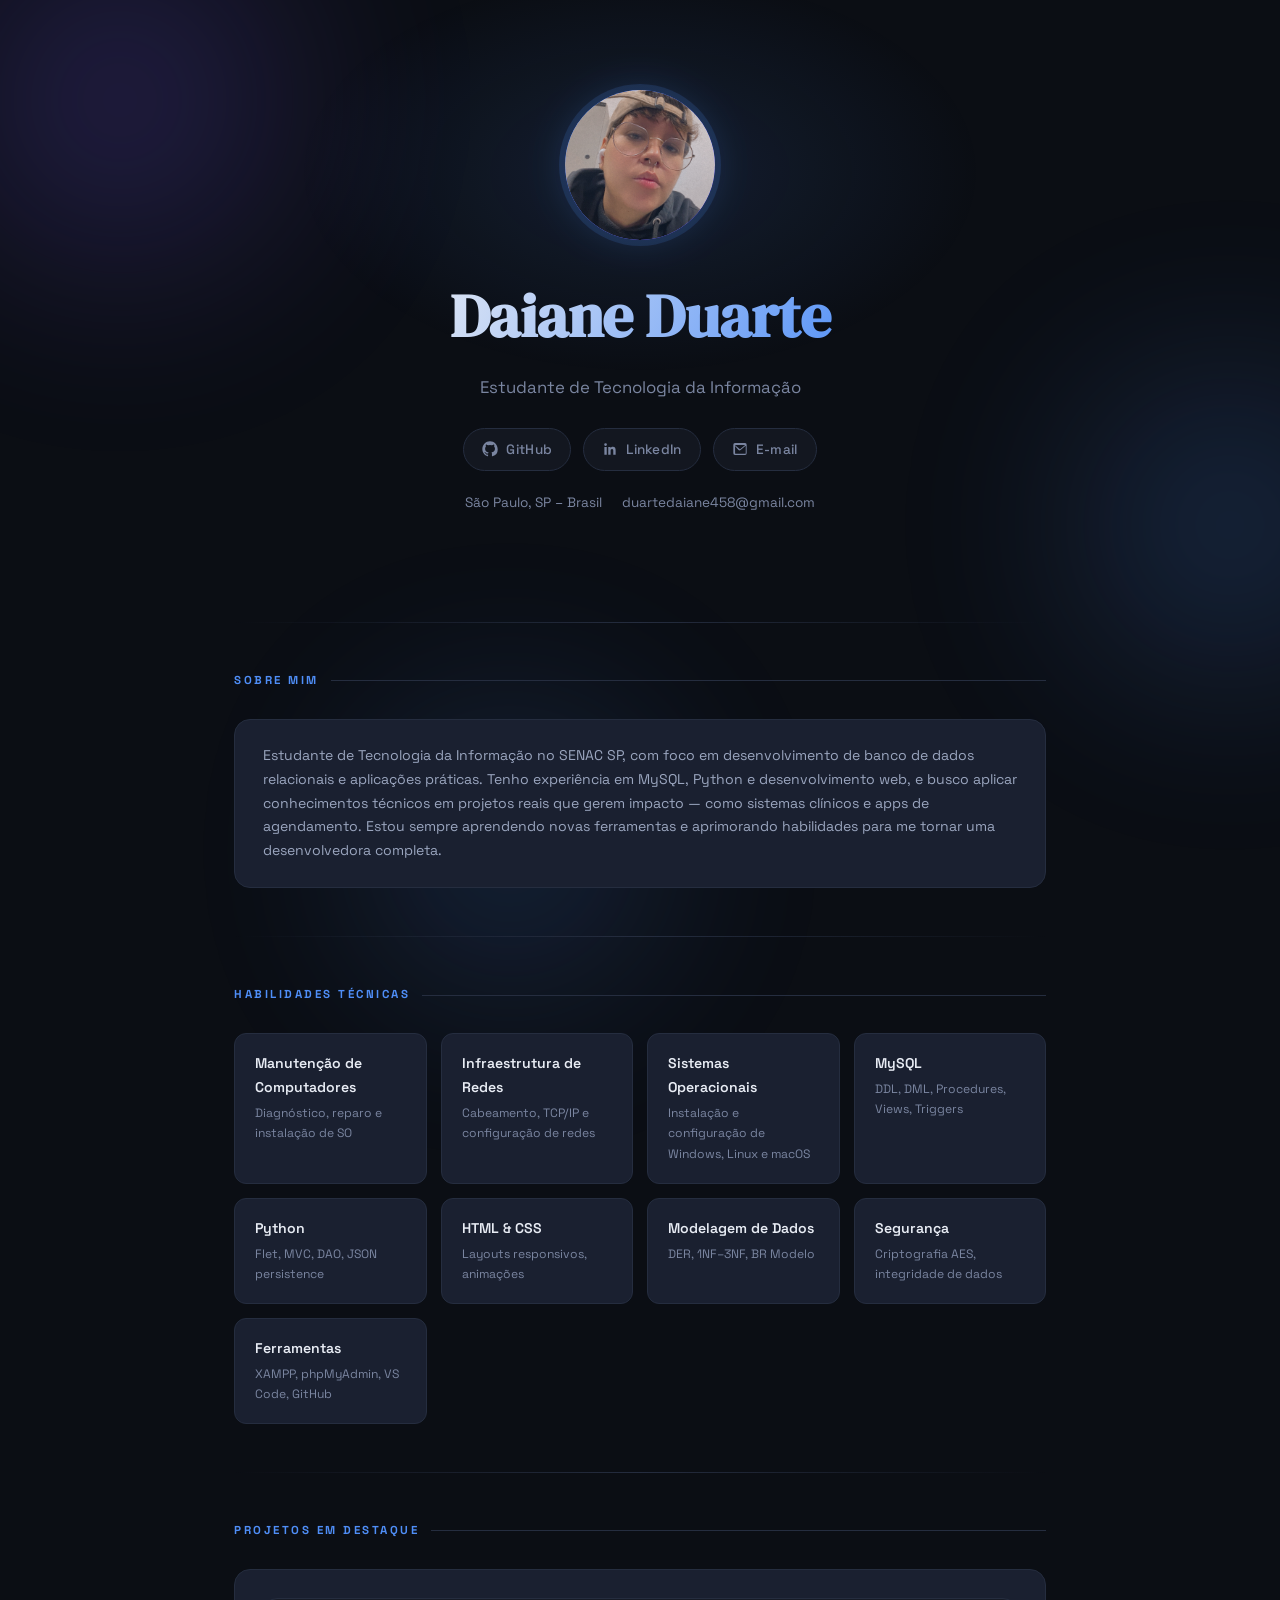
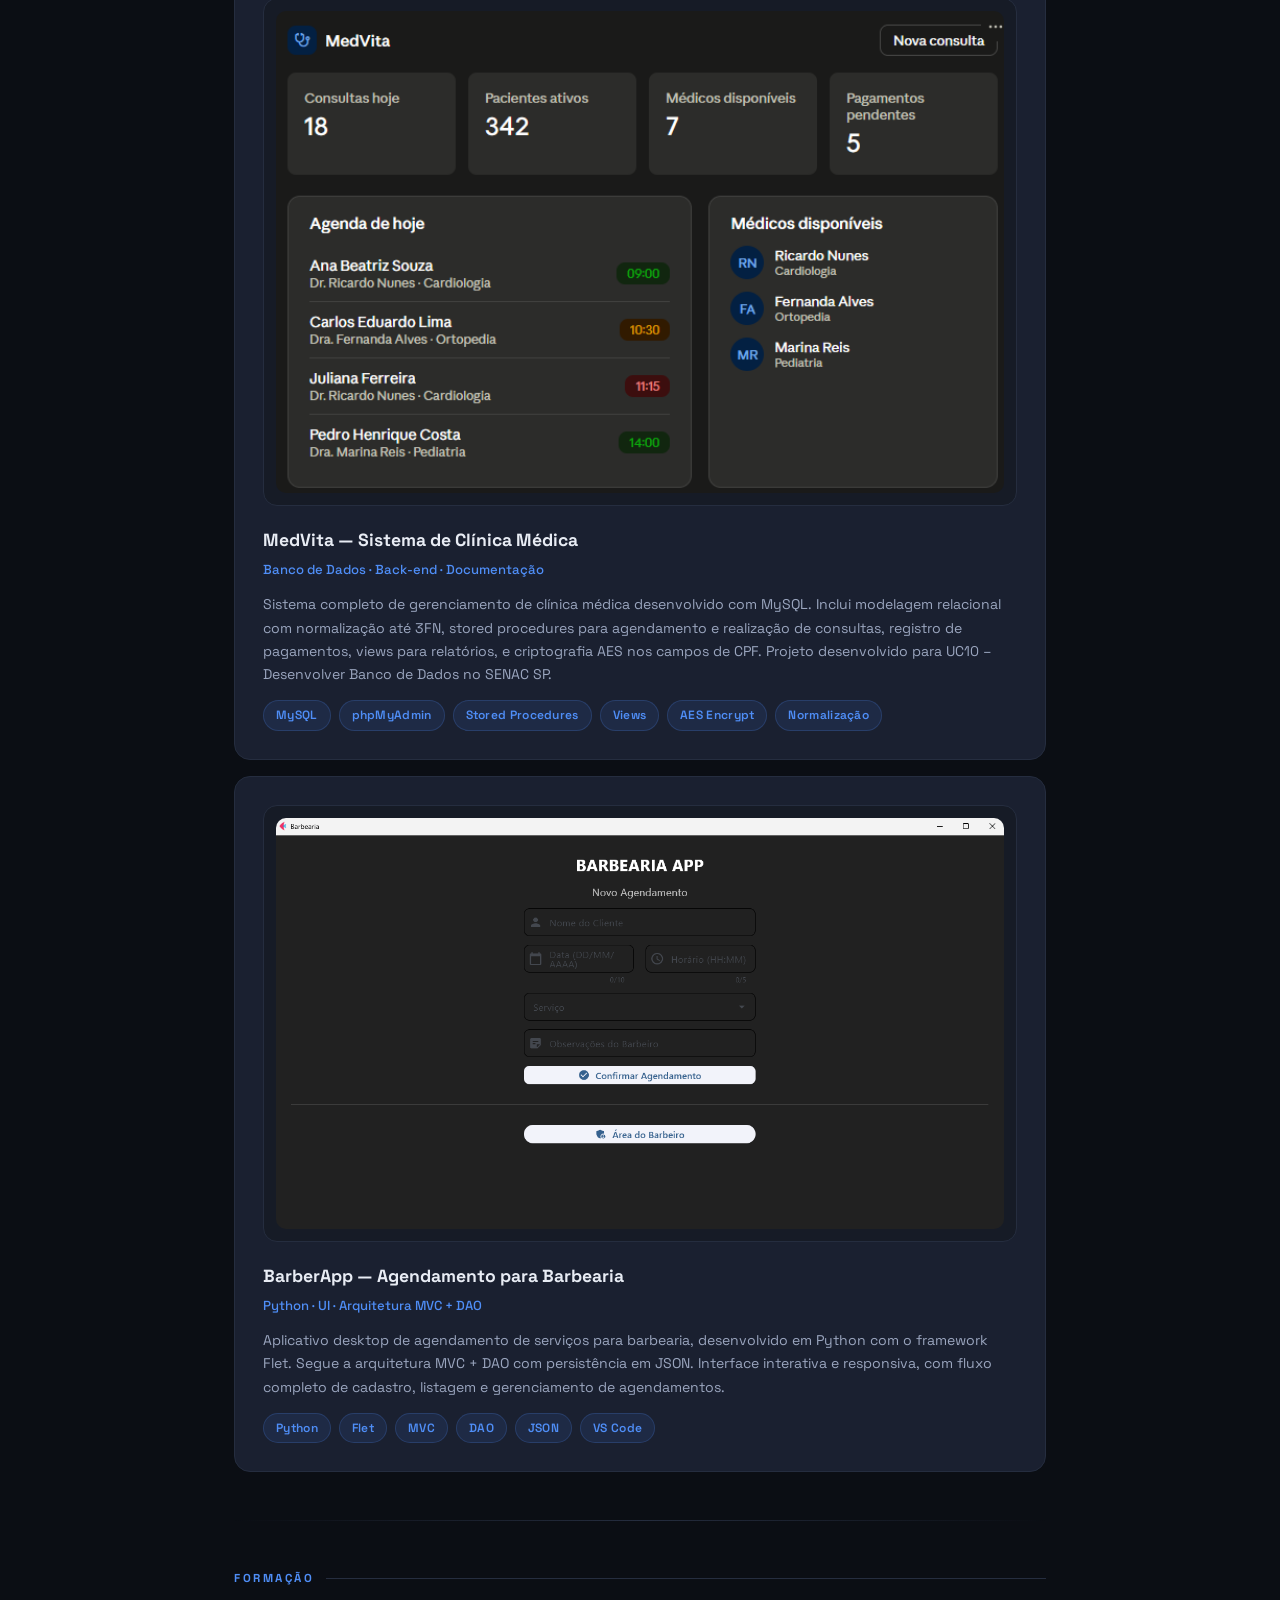
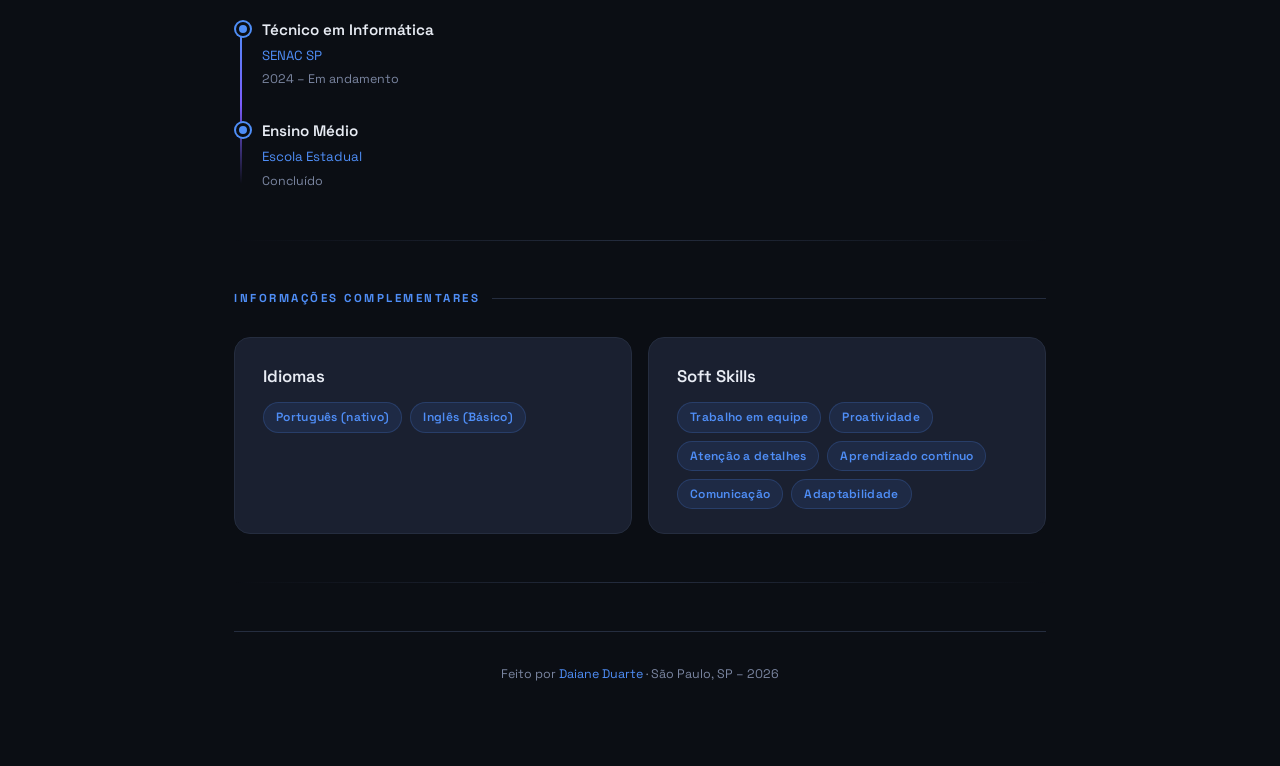
<file: Curriculos/daiane/daiane.html>
<!DOCTYPE html>
<html lang="pt-BR">
<head>
  <meta charset="UTF-8" />
  <meta name="viewport" content="width=device-width, initial-scale=1.0" />
  <meta name="description" content="Currículo de Daiane Duarte — Estudante de Tecnologia da Informação, foco em banco de dados, Python e desenvolvimento web." />
  <title>Currículo – Daiane Duarte</title>
  <link href="https://fonts.googleapis.com/css2?family=Space+Grotesk:wght@300;400;500;600;700&family=DM+Serif+Display:ital@0;1&display=swap" rel="stylesheet" />
  <link rel="stylesheet" href="style.css" />
</head>
<body>

<div class="bg-blob blob-1"></div>
<div class="bg-blob blob-2"></div>
<div class="bg-blob blob-3"></div>

<div class="wrapper">

  <!-- ══ HERO ══ -->
  <header>
    <div class="avatar-ring">
      <img src="assets/daiane.jpg.JPG" alt="Foto de Daiane" />
    </div>
    <h1>Daiane Duarte</h1>
    <p class="subtitle">Estudante de Tecnologia da Informação</p>

    <!-- Links sociais -->
    <div class="social-links">
      <a href="https://github.com/DaiHoss" target="_blank" class="social-btn">
        <svg width="16" height="16" viewBox="0 0 24 24" fill="currentColor"><path d="M12 .5C5.73.5.5 5.73.5 12c0 5.09 3.29 9.4 7.86 10.93.58.1.79-.25.79-.56 0-.28-.01-1.02-.02-2-3.2.7-3.88-1.54-3.88-1.54-.53-1.34-1.29-1.7-1.29-1.7-1.05-.72.08-.71.08-.71 1.17.08 1.78 1.2 1.78 1.2 1.03 1.77 2.71 1.26 3.37.96.1-.75.4-1.26.73-1.55-2.55-.29-5.24-1.28-5.24-5.7 0-1.26.45-2.29 1.19-3.09-.12-.29-.52-1.46.11-3.05 0 0 .97-.31 3.18 1.18a11.05 11.05 0 0 1 5.79 0c2.2-1.49 3.17-1.18 3.17-1.18.64 1.59.24 2.76.12 3.05.74.8 1.19 1.83 1.19 3.09 0 4.43-2.7 5.4-5.27 5.69.42.36.78 1.08.78 2.18 0 1.57-.02 2.84-.02 3.23 0 .31.21.67.8.56A10.52 10.52 0 0 0 23.5 12c0-6.27-5.23-11.5-11.5-11.5Z"/></svg>
        <span>GitHub</span>
      </a>
      <a href="https://www.linkedin.com/in/daiane-duarte-24b2003ba/" target="_blank" class="social-btn">
        <svg width="16" height="16" viewBox="0 0 24 24" fill="currentColor"><path d="M20.45 20.45h-3.55v-5.57c0-1.33-.02-3.04-1.85-3.04-1.86 0-2.14 1.45-2.14 2.94v5.67H9.36V9h3.41v1.56h.05c.47-.9 1.63-1.85 3.36-1.85 3.6 0 4.27 2.37 4.27 5.45v6.29ZM5.34 7.43a2.06 2.06 0 1 1 0-4.12 2.06 2.06 0 0 1 0 4.12ZM7.12 20.45H3.56V9h3.56v11.45Z"/></svg>
        <span>LinkedIn</span>
      </a>
      <a href="mailto:duartedaiane458@gmail.com" class="social-btn">
        <svg width="16" height="16" viewBox="0 0 24 24" fill="currentColor"><path d="M2 5.5A2.5 2.5 0 0 1 4.5 3h15A2.5 2.5 0 0 1 22 5.5v13a2.5 2.5 0 0 1-2.5 2.5h-15A2.5 2.5 0 0 1 2 18.5v-13Zm2.2.5 7.3 6.1a1 1 0 0 0 1 .0l7.3-6.1H4.2Zm15.8 1.6-7.06 5.9a2.5 2.5 0 0 1-3.28 0L4.6 7.6v10.9c0 .28.22.5.5.5h15a.5.5 0 0 0 .5-.5V7.6Z"/></svg>
        <span>E-mail</span>
      </a>
    </div>

      <!-- Contatos rápidos -->
    <div class="contact-bar">
      <span class="contact-item">São Paulo, SP – Brasil</span>
      <span class="contact-item">duartedaiane458@gmail.com</span>
    </div>
  </header>

  <div class="divider"></div>

  <!-- ══ SOBRE ══ -->
  <section>
    <div class="section-label reveal">Sobre mim</div>
    <div class="card reveal delay-1">
      <p>Estudante de Tecnologia da Informação no SENAC SP, com foco em desenvolvimento de banco de dados relacionais e aplicações práticas. Tenho experiência em MySQL, Python e desenvolvimento web, e busco aplicar conhecimentos técnicos em projetos reais que gerem impacto — como sistemas clínicos e apps de agendamento. Estou sempre aprendendo novas ferramentas e aprimorando habilidades para me tornar uma desenvolvedora completa.</p>
    </div>
  </section>

  <div class="divider"></div>

  <!-- ══ HABILIDADES ══ -->
  <section>
    <div class="section-label reveal">Habilidades Técnicas</div>
    <div class="skills-grid">
      <div class="skill-card reveal delay-1">
        <div class="skill-name">Manutenção de Computadores</div>
        <div class="skill-desc">Diagnóstico, reparo e instalação de SO</div>
      </div>

      <div class="skill-card reveal delay-2">
        <div class="skill-name">Infraestrutura de Redes</div>
        <div class="skill-desc">Cabeamento, TCP/IP e configuração de redes</div>
      </div>

      <div class="skill-card reveal delay-2">
        <div class="skill-name">Sistemas Operacionais</div>
        <div class="skill-desc">Instalação e configuração de Windows, Linux e macOS</div>
      </div>

      <div class="skill-card reveal delay-2">
        <div class="skill-name">MySQL</div>
        <div class="skill-desc">DDL, DML, Procedures, Views, Triggers</div>
      </div>
      <div class="skill-card reveal delay-3">
        <div class="skill-name">Python</div>
        <div class="skill-desc">Flet, MVC, DAO, JSON persistence</div>
      </div>
      <div class="skill-card reveal delay-4">
        <div class="skill-name">HTML &amp; CSS</div>
        <div class="skill-desc">Layouts responsivos, animações</div>
      </div>
      <div class="skill-card reveal delay-1">
        <div class="skill-name">Modelagem de Dados</div>
        <div class="skill-desc">DER, 1NF–3NF, BR Modelo</div>
      </div>
      <div class="skill-card reveal delay-2">
        <div class="skill-name">Segurança</div>
        <div class="skill-desc">Criptografia AES, integridade de dados</div>
      </div>
      <div class="skill-card reveal delay-3">
        <div class="skill-name">Ferramentas</div>
        <div class="skill-desc">XAMPP, phpMyAdmin, VS Code, GitHub</div>
      </div>
    </div>
  </section>

  <div class="divider"></div>

  <!-- ══ PROJETOS ══ -->
  <section>
    <div class="section-label reveal">Projetos em Destaque</div>

    <div class="project-card reveal delay-1">
      <div class="project-image-wrap">
        <img src="assets/Medvita.png" alt="Preview do sistema MedVita" class="project-image" onerror="this.parentElement.classList.add('img-fallback'); this.remove();">
        <div class="project-image-placeholder">MedVita</div>
      </div>
      <div class="project-meta">
        <div class="project-name">MedVita — Sistema de Clínica Médica</div>
        <div class="project-role">Banco de Dados · Back-end · Documentação</div>
      </div>
      <p class="project-desc">
        Sistema completo de gerenciamento de clínica médica desenvolvido com MySQL. Inclui modelagem relacional com normalização até 3FN, stored procedures para agendamento e realização de consultas, registro de pagamentos, views para relatórios, e criptografia AES nos campos de CPF. Projeto desenvolvido para UC10 – Desenvolver Banco de Dados no SENAC SP.
      </p>
      <div class="tags">
        <span class="tag">MySQL</span>
        <span class="tag">phpMyAdmin</span>
        <span class="tag">Stored Procedures</span>
        <span class="tag">Views</span>
        <span class="tag">AES Encrypt</span>
        <span class="tag">Normalização</span>
      </div>
    </div>

    <div class="project-card reveal delay-2">
      <div class="project-image-wrap">
        <img src="assets/barbearia.png" alt="Preview do BarberApp" class="project-image" onerror="this.parentElement.classList.add('img-fallback'); this.remove();">
        <div class="project-image-placeholder">BarberApp</div>
      </div>
      <div class="project-meta">
        <div class="project-name">BarberApp — Agendamento para Barbearia</div>
        <div class="project-role">Python · UI · Arquitetura MVC + DAO</div>
      </div>
      <p class="project-desc">
        Aplicativo desktop de agendamento de serviços para barbearia, desenvolvido em Python com o framework Flet. Segue a arquitetura MVC + DAO com persistência em JSON. Interface interativa e responsiva, com fluxo completo de cadastro, listagem e gerenciamento de agendamentos.
      </p>
      <div class="tags">
        <span class="tag">Python</span>
        <span class="tag">Flet</span>
        <span class="tag">MVC</span>
        <span class="tag">DAO</span>
        <span class="tag">JSON</span>
        <span class="tag">VS Code</span>
      </div>
    </div>
  </section>

  <div class="divider"></div>

  <!-- ══ EDUCAÇÃO ══ -->
  <section>
    <div class="section-label reveal">Formação</div>
    <div class="timeline reveal delay-1">
      <div class="tl-item">
        <div class="tl-dot"></div>
        <div class="tl-title">Técnico em Informática</div>
        <div class="tl-place">SENAC SP</div>
        <div class="tl-period">2024 – Em andamento</div>
      </div>
      <div class="tl-item">
        <div class="tl-dot"></div>
        <div class="tl-title">Ensino Médio</div>
        <div class="tl-place">Escola Estadual</div>
        <div class="tl-period">Concluído</div>
      </div>
    </div>
  </section>

  <div class="divider"></div>

  <!-- ══ IDIOMAS & INFO ══ -->
  <section>
    <div class="section-label reveal">Informações Complementares</div>
    <div class="grid-2">
      <div class="card reveal-left delay-1">
        <div class="card-title">Idiomas</div>
        <div class="tags" style="margin-top:12px">
          <span class="tag">Português (nativo)</span>
          <span class="tag">Inglês (Básico)</span>
        </div>
      </div>
      <div class="card reveal-right delay-2">
        <div class="card-title">Soft Skills</div>
        <div class="tags" style="margin-top:12px">
          <span class="tag">Trabalho em equipe</span>
          <span class="tag">Proatividade</span>
          <span class="tag">Atenção a detalhes</span>
          <span class="tag">Aprendizado contínuo</span>
          <span class="tag">Comunicação</span>
          <span class="tag">Adaptabilidade</span>
        </div>
      </div>
    </div>
  </section>

  <div class="divider"></div>

  <footer>
    Feito por <span>Daiane Duarte</span> · São Paulo, SP – 2026
  </footer>

</div><!-- /wrapper -->

<script>
  const observer = new IntersectionObserver((entries) => {
    entries.forEach(entry => {
      if (entry.isIntersecting) {
        entry.target.classList.add('visible');
      }
    });
  }, { threshold: 0.12, rootMargin: '0px 0px -40px 0px' });

  document.querySelectorAll('.reveal, .reveal-left, .reveal-right')
    .forEach(el => observer.observe(el));
</script>

</body>
</html>
</file>
<file: Curriculos/Erik-Mauricio/style.css>
:root {
    --bg-main: #0a0714;
    --bg-panel: #140c2b;
    --bg-panel-alt: #1c1140;
    --accent: #8b6bff;
    --accent-dim: #5c3ce6;
    --accent-warm: #ff6b9d;
    --text: #f4f1ff;
    --text-muted: #9089b0;
    --font-display: 'Chakra Petch', sans-serif;
    --font-body: 'Inter', sans-serif;
    --font-mono: 'JetBrains Mono', monospace;
    --notch: 14px;
}

* {
    margin: 0;
    padding: 0;
    box-sizing: border-box;
    font-family: var(--font-body);
    text-decoration: none;
    list-style: none;
}

body {
    background-color: var(--bg-main);
    color: var(--text);
    overflow-x: hidden;
    position: relative;
}

body::before {
    content: "";
    position: fixed;
    inset: 0;
    pointer-events: none;
    z-index: 999;
    background: repeating-linear-gradient(0deg, rgba(255,255,255,0.025) 0px, rgba(255,255,255,0.025) 1px, transparent 1px, transparent 3px);
    mix-blend-mode: overlay;
}

h1, h2, h3 {
    font-family: var(--font-display);
}

a:focus-visible,
button:focus-visible {
    outline: 3px solid var(--accent-warm);
    outline-offset: 3px;
    border-radius: 2px;
}

.eyebrow {
    font-family: var(--font-mono);
    font-size: 0.85rem;
    color: var(--accent-warm);
    letter-spacing: 1px;
    margin-bottom: 12px;
    display: flex;
    align-items: center;
    gap: 4px;
}

.eyebrow.centered {
    justify-content: center;
}

.cursor::after {
    content: "\2588";
    color: var(--accent);
    animation: blink 1s steps(1) infinite;
}

@keyframes blink {
    50% { opacity: 0; }
}

nav {
    position: fixed;
    top: 0;
    width: 100%;
    display: flex;
    justify-content: space-between;
    align-items: center;
    padding: 25px 8%;
    background: transparent;
    z-index: 100;
}

.logo {
    font-family: var(--font-mono);
    font-size: 1.2rem;
    font-weight: 500;
    color: var(--text);
}

.logo span {
    color: var(--accent-warm);
}

.nav-links {
    display: flex;
    gap: 30px;
}

.nav-links a {
    font-family: var(--font-mono);
    color: var(--text);
    font-size: 0.85rem;
    font-weight: 500;
    letter-spacing: 0.5px;
    transition: color 0.3s;
}

.nav-links a:hover {
    color: var(--accent-warm);
}

.nav-toggle {
    display: none;
    flex-direction: column;
    justify-content: center;
    gap: 5px;
    width: 34px;
    height: 34px;
    background: transparent;
    border: none;
    cursor: pointer;
    z-index: 110;
}

.nav-toggle span {
    display: block;
    width: 100%;
    height: 2px;
    background-color: var(--text);
    transition: transform 0.3s, opacity 0.3s;
}

.nav-toggle.is-open span:nth-child(1) {
    transform: translateY(7px) rotate(45deg);
}

.nav-toggle.is-open span:nth-child(2) {
    opacity: 0;
}

.nav-toggle.is-open span:nth-child(3) {
    transform: translateY(-7px) rotate(-45deg);
}

.hero {
    position: relative;
    min-height: 100vh;
    display: flex;
    align-items: center;
    justify-content: space-between;
    padding: 0 8%;
    overflow: hidden;
}

.hero-bg-shape {
    position: absolute;
    right: 0;
    top: 0;
    width: 45%;
    height: 100%;
    background-color: var(--accent-dim);
    clip-path: polygon(25% 0, 100% 0, 100% 100%, 0% 100%);
    z-index: -1;
}

.hero-content {
    max-width: 600px;
    z-index: 1;
}

.hero-content h1 {
    font-size: 3.3rem;
    font-weight: 700;
    line-height: 1.1;
    margin-bottom: 10px;
}

.role {
    font-size: 1.4rem;
    font-weight: 600;
    color: var(--accent-warm);
    margin-bottom: 20px;
}

.description {
    color: var(--text-muted);
    font-size: 1rem;
    line-height: 1.6;
    margin-bottom: 30px;
    max-width: 500px;
}

.hero-actions {
    display: flex;
    gap: 15px;
    margin-bottom: 30px;
    flex-wrap: wrap;
}

.hero-actions.centered {
    justify-content: center;
}

.social-links {
    display: flex;
    gap: 15px;
}

.social-links.centered {
    justify-content: center;
}

.social-links a {
    display: flex;
    align-items: center;
    justify-content: center;
    width: 40px;
    height: 40px;
    border-radius: 50%;
    border: 1px solid rgba(244, 241, 255, 0.2);
    color: var(--text);
    font-size: 1.1rem;
    transition: all 0.3s ease;
}

.social-links a:hover {
    background-color: var(--accent-warm);
    border-color: var(--accent-warm);
    transform: translateY(-3px);
}

.btn {
    display: inline-block;
    padding: 12px 28px;
    border-radius: 4px;
    font-weight: 600;
    font-size: 0.9rem;
    transition: all 0.3s;
    border: 1px solid transparent;
}

.btn-primary {
    background-color: var(--accent);
    color: var(--text);
}

.btn-primary:hover {
    background-color: var(--accent-dim);
}

.btn-outline {
    border-color: rgba(244, 241, 255, 0.3);
    color: var(--text);
}

.btn-outline:hover {
    border-color: var(--accent-warm);
    color: var(--accent-warm);
}

.about {
    display: flex;
    align-items: center;
    justify-content: space-between;
    padding: 100px 8%;
    gap: 50px;
}

.about-image-container {
    width: 40%;
    display: flex;
    justify-content: center;
    align-items: center;
}

.about-image-wrapper {
    position: relative;
    width: 260px;
    height: 260px;
}

.profile-ring {
    position: absolute;
    top: -10px; left: -10px; right: -10px; bottom: -10px;
    border-radius: 50%;
    background: linear-gradient(45deg, var(--accent), transparent, var(--accent-warm));
    animation: rotate 4s linear infinite;
    z-index: 0;
}

.profile-img {
    position: relative;
    width: 100%;
    height: 100%;
    border-radius: 50%;
    object-fit: cover;
    z-index: 1;
    border: 4px solid var(--bg-main);
}

@keyframes rotate {
    0% { transform: rotate(0deg); }
    100% { transform: rotate(360deg); }
}

.about-content {
    width: 55%;
}

.section-title {
    font-size: 2.1rem;
    font-weight: 700;
    margin-bottom: 20px;
}

.section-title.centered {
    text-align: center;
}

.about-content p {
    color: var(--text-muted);
    line-height: 1.7;
    margin-bottom: 15px;
    font-size: 0.95rem;
}

.about-content strong {
    color: var(--text);
}

.skills {
    margin-top: 30px;
    display: flex;
    flex-direction: column;
    gap: 15px;
}

.skill-item span {
    display: block;
    font-family: var(--font-mono);
    font-size: 0.8rem;
    font-weight: 500;
    margin-bottom: 5px;
    color: var(--text-muted);
}

.bar {
    width: 100%;
    height: 6px;
    background-color: rgba(244, 241, 255, 0.08);
    border-radius: 10px;
    overflow: hidden;
}

.progress {
    height: 100%;
    background: linear-gradient(90deg, var(--accent), var(--accent-warm));
    width: 0;
    transition: width 1.5s ease-in-out;
}

.formacao {
    padding: 60px 8% 100px;
}

.formacao-grid {
    display: grid;
    grid-template-columns: repeat(auto-fit, minmax(280px, 1fr));
    gap: 25px;
    max-width: 900px;
    margin: 0 auto;
}

.formacao-card {
    background-color: var(--bg-panel);
    border-left: 3px solid var(--accent);
    padding: 25px 28px;
    border-radius: 6px;
}

.formacao-tag {
    display: inline-block;
    font-family: var(--font-mono);
    font-size: 0.7rem;
    text-transform: uppercase;
    letter-spacing: 1px;
    color: var(--accent-warm);
    margin-bottom: 12px;
}

.formacao-card h3 {
    font-size: 1.05rem;
    font-weight: 600;
    line-height: 1.4;
    margin-bottom: 10px;
}

.formacao-inst {
    color: var(--text);
    font-size: 0.9rem;
    margin-bottom: 4px;
}

.formacao-date {
    color: var(--text-muted);
    font-family: var(--font-mono);
    font-size: 0.78rem;
}

.certs-list {
    max-width: 900px;
    margin: 40px auto 0;
    background-color: var(--bg-panel);
    border-radius: 6px;
    padding: 25px 28px;
}

.certs-label {
    font-family: var(--font-mono);
    font-size: 0.78rem;
    color: var(--accent-warm);
    margin-bottom: 16px;
}

.certs-tags {
    display: flex;
    flex-wrap: wrap;
    gap: 10px;
}

.certs-tags li {
    font-family: var(--font-mono);
    background-color: rgba(139, 107, 255, 0.12);
    color: var(--accent);
    padding: 6px 12px;
    border-radius: 4px;
    font-size: 0.75rem;
    font-weight: 500;
}

.projects {
    padding: 80px 8% 120px;
}

.section-title.centered.hidden,
.eyebrow.centered.hidden {
    margin-left: auto;
    margin-right: auto;
}

.projects .section-title.centered {
    margin-bottom: 50px;
}

.projects-grid {
    display: grid;
    grid-template-columns: repeat(auto-fit, minmax(300px, 1fr));
    gap: 30px;
}

.project-card {
    background-color: var(--bg-panel);
    border-top: 3px solid var(--accent);
    clip-path: polygon(0 var(--notch), var(--notch) var(--notch), var(--notch) 0, calc(100% - var(--notch)) 0, calc(100% - var(--notch)) var(--notch), 100% var(--notch), 100% calc(100% - var(--notch)), calc(100% - var(--notch)) calc(100% - var(--notch)), calc(100% - var(--notch)) 100%, var(--notch) 100%, var(--notch) calc(100% - var(--notch)), 0 calc(100% - var(--notch)));
    padding: 40px 30px;
    text-align: center;
    transition: transform 0.3s, background-color 0.3s;
}

.project-card:hover {
    transform: translateY(-8px);
    background-color: var(--bg-panel-alt);
}

.card-icon {
    font-size: 2.3rem;
    color: var(--accent-warm);
    margin-bottom: 20px;
}

.project-card h3 {
    font-size: 1.15rem;
    font-weight: 600;
    margin-bottom: 15px;
}

.project-card p {
    color: var(--text-muted);
    font-size: 0.9rem;
    line-height: 1.6;
    margin-bottom: 15px;
}

.highlight-text {
    color: var(--text) !important;
    font-weight: 500;
    font-size: 0.85rem !important;
}

.tech-tags {
    display: flex;
    justify-content: center;
    flex-wrap: wrap;
    gap: 8px;
    margin-top: 20px;
}

.tech-tags span {
    font-family: var(--font-mono);
    background-color: rgba(139, 107, 255, 0.12);
    color: var(--accent);
    padding: 4px 10px;
    border-radius: 4px;
    font-size: 0.72rem;
    font-weight: 500;
}

.project-link {
    display: inline-flex;
    align-items: center;
    gap: 6px;
    margin-top: 20px;
    font-family: var(--font-mono);
    font-size: 0.78rem;
    color: var(--accent-warm);
    border-bottom: 1px solid transparent;
    transition: border-color 0.3s;
}

.project-link:hover {
    border-bottom-color: var(--accent-warm);
}

.project-link i {
    font-size: 0.68rem;
}

.contact {
    padding: 100px 8% 60px;
    text-align: center;
}

.contact-text {
    color: var(--text-muted);
    max-width: 480px;
    margin: 0 auto 30px;
}

.footer-note {
    margin-top: 60px;
    font-family: var(--font-mono);
    font-size: 0.75rem;
    color: var(--text-muted);
    opacity: 0.6;
}

.hidden {
    opacity: 0;
    transform: translateY(30px);
    transition: all 0.8s ease-out;
}

.show {
    opacity: 1;
    transform: translateY(0);
}

.staggered:nth-child(1) { transition-delay: 0.1s; }
.staggered:nth-child(2) { transition-delay: 0.2s; }
.staggered:nth-child(3) { transition-delay: 0.3s; }

@media (max-width: 992px) {
    .hero, .about {
        flex-direction: column;
        text-align: center;
        padding-top: 120px;
    }
    .hero-bg-shape {
        width: 100%;
        height: 50%;
        top: 50%;
        clip-path: polygon(0 20%, 100% 0, 100% 100%, 0 100%);
    }
    .hero-content {
        margin-bottom: 50px;
    }
    .hero-actions, .social-links {
        justify-content: center;
    }
    .description {
        margin-left: auto;
        margin-right: auto;
    }
    .about-image-container {
        width: 100%;
    }
    .about-content {
        width: 100%;
    }
}

@media (max-width: 768px) {
    .nav-toggle {
        display: flex;
    }
    .nav-links {
        position: fixed;
        top: 0;
        right: 0;
        height: 100vh;
        width: 65%;
        max-width: 280px;
        background-color: var(--bg-panel);
        flex-direction: column;
        justify-content: center;
        align-items: center;
        gap: 35px;
        transform: translateX(100%);
        transition: transform 0.4s ease;
    }
    .nav-links.is-open {
        transform: translateX(0);
    }
}

@media (prefers-reduced-motion: reduce) {
    *, *::before, *::after {
        animation-duration: 0.01ms !important;
        animation-iteration-count: 1 !important;
        transition-duration: 0.01ms !important;
        scroll-behavior: auto !important;
    }
}
</file>
<file: Curriculos/hebert/style.css>
/* ==========================
   CONFIGURAÇÕES GERAIS
========================== */

*{
    margin: 0;
    padding: 0;
    box-sizing: border-box;
    font-family: 'Poppins', sans-serif;
}

body{
    background-image: url("background.jpg");
    background-size: cover;
    background-position: center;
    background-attachment: fixed;
}

/* ==========================
   CONTAINER
========================== */

.container{
    width: 1100px;
    margin: 40px auto;
    display: flex;

    background: rgba(255,255,255,0.95);

    border-radius: 20px;
    overflow: hidden;

    box-shadow: 0 10px 30px rgba(0,0,0,.3);

    transition: .5s;

    animation: entrada 1s;
}

.container:hover{
    transform: scale(1.01);
}

/* ==========================
   SIDEBAR
========================== */

.sidebar{
    width: 320px;
    background: linear-gradient(180deg,#1f2937,#111827);
    color: white;
    padding: 30px;
}

.sidebar h1{
    text-align: center;
    margin-top: 20px;
}

.sidebar h2{
    margin-top: 30px;
    margin-bottom: 15px;
    border-bottom: 2px solid white;
    padding-bottom: 5px;
}

.sidebar p{
    text-align: justify;
    line-height: 1.6;
}

/* ==========================
   FOTO
========================== */

.foto{
    width: 180px;
    height: 180px;

    display: block;
    margin: auto;

    border-radius: 50%;
    border: 5px solid rgb(29,46,202);

    transition: .5s;
}

.foto:hover{
    transform: scale(1.05);
}

/* ==========================
   LINKS
========================== */

.sidebar a{
    display: flex;
    align-items: center;
    gap: 10px;

    color: white;
    text-decoration: none;

    margin: 15px 0;
    padding: 10px;

    border-radius: 8px;

    transition: .4s;
}

.sidebar a:hover{
    background: rgba(255,255,255,.15);
    transform: translateX(8px);
}

.sidebar a i{
    font-size: 24px;
    width: 30px;
    text-align: center;
}

/* ==========================
   CONTEÚDO
========================== */

.conteudo{
    flex: 1;
    padding: 40px;
}

.conteudo h2{
    color: #1f2937;
    border-bottom: 2px solid #1f2937;
    margin-bottom: 20px;
}

section{
    margin-bottom: 35px;
}

/* ==========================
   LISTAS
========================== */

ul{
    list-style: none;
    padding: 0;
}

li{
    background: #f5f5f5;
    margin: 10px 0;
    padding: 10px;
    border-radius: 8px;

    transition: .3s;
}

li:hover{
    transform: translateX(8px);
    background: #e5e7eb;
}

/* ==========================
   BOTÃO
========================== */

.botao{
    display: inline-block;
    margin-top: 10px;

    padding: 12px 20px;

    background: #2563eb;
    color: white;

    text-decoration: none;
    border-radius: 8px;

    transition: .3s;
}

.botao:hover{
    background: #1d4ed8;
}

/* ==========================
   ANIMAÇÃO
========================== */

@keyframes entrada{

    from{
        opacity: 0;
        transform: translateY(40px);
    }

    to{
        opacity: 1;
        transform: translateY(0);
    }

}
</file>
<file: Curriculos/leandro/assets/css/styles.css>
@import url("https://fonts.googleapis.com/css2?family=Barlow:ital,wght@0,100;0,200;0,300;0,400;0,500;0,600;0,700;0,800;0,900;1,100;1,200;1,300;1,400;1,500;1,600;1,700;1,800;1,900&family=Inter:ital,opsz,wght@0,14..32,100..900;1,14..32,100..900&family=Montserrat:ital,wght@0,100..900;1,100..900&display=swap");
@import url("https://fonts.googleapis.com/css2?family=Alice&family=Montserrat:ital,wght@0,100..900;1,100..900&family=Roboto:ital,wght@0,100..900;1,100..900&display=swap");

@import url(https://db.onlinewebfonts.com/c/f9fbc5a4ff13d5639079818db7ffea2a?family=adineue+PRO+Bold+Web+Regular);

@import url("https://fonts.googleapis.com/css2?family=Barlow:wght@300;400;500&display=swap");

* {
  margin: 0;
  padding: 0;
  list-style: none;
  text-decoration: none;
  font-family: "AdihausDIN", sans-serif;
  /* font-family: "Montserrat", sans-serif; */
  /* font-family: "adineue PRO Bold Web Regular"; */
  border: none;
  box-sizing: border-box;
}

body {
  background-color: #000;
}
body.claro {
  background-color: #fff;
}

#logo {
  margin: 15px;
  position: fixed;
  font-family: Bold;
  font-size: 22px;
  font-weight: 600;
  color: white;
  z-index: 99;
  font-family: "AdihausDIN", sans-serif;
  opacity: 1;
  transition:
    color 1s ease,
    transform 0.5s ease;
  cursor: pointer;

  &:hover {
    color: #e93f76;
    transform: scale(1.2);
  }
}

#logo.claro {
  color: #000;
  transition:
    color 1s ease,
    transform 0.5s ease;
}

#logo.ativo2 {
  color: black;

  &:hover {
    color: #e93f76;
    transform: scale(1.2);
  }
}

#div-botao {
  position: fixed;
  background-color: transparent;
  width: 60px;
  height: 30px;
  z-index: 99;
  right: 0;
  margin: 15px;
  border-radius: 50px;
  border: 1px solid #fff;
  display: flex;
  flex-direction: column;
  justify-content: center;
  transition: border 1s ease;

  #mudar-cor {
    margin-left: 5px;
    background-color: #fff;
    width: 20px;
    aspect-ratio: 1;
    border-radius: 50%;
    transition:
      transform 1s ease,
      background 1s ease;
  }
}

#div-botao.mudar {
  border: 1px solid #000;
  transition: border 1s ease;

  #mudar-cor {
    background-color: #000;
    transition:
      transform 1s ease,
      background 1s ease;
    transform: translateX(28px);
  }
}

#banner1 {
  position: relative;
  background-color: black;
  height: 50vh;
  display: flex;
  justify-content: center;
  align-items: center;
  flex-direction: column;
  transition:
    height 1s ease,
    background-color 1s ease;
  overflow-y: hidden;

  #textos-banner1 {
    position: absolute;
    text-align: center;
    font-size: 16px;
    color: white;
    transition:
      opacity 0.5s ease-in-out,
      color 1s ease;
    font-family: "AdihausDIN", sans-serif;
    font-family: "Inter", sans-serif;
  }
}

#banner1.claro {
  position: relative;
  background-color: #fff;
  height: 50vh;
  display: flex;
  justify-content: center;
  align-items: center;
  flex-direction: column;
  transition:
    height 1s ease,
    background-color 1s ease;
  overflow-y: hidden;

  #textos-banner1 {
    position: absolute;
    text-align: center;
    font-size: 16px;
    color: #000;
    transition:
      opacity 0.5s ease-in-out,
      color 0.5s ease;
    font-family: "AdihausDIN", sans-serif;
    font-family: "Inter", sans-serif;
  }

  #setinha1 {
    color: #000;
    transition: color 0.5s ease;

    &:hover {
      color: #e93f76;
    }
  }
}

.subtitulo {
  font-size: 28px;
  font-family: "adineue PRO Bold Web Regular";
  font-weight: 600;
  color: #e93f76;
}

#setinha1 {
  color: white;
  position: absolute;
  bottom: 2.5%;
  cursor: pointer;
  background: none;
  border: none;
  transition:
    transform 1s ease,
    color 0.5s ease;
  z-index: 999;
  &:hover {
    color: rgb(238, 69, 148);
  }
}

#banner1.ativo {
  height: 650vh;
  overflow-y: visible;

  #textos-banner1 {
    opacity: 0;
  }

  #setinha1 {
    transform: rotate(180deg);
  }

  #cards,
  .card,
  #cursos,
  #techs,
  #projetos {
    opacity: 1;
  }
}

#banner2.inativo,
#banner1.inativo {
  display: none;
}

#banner2.ativo2 {
  height: 100vh;

  #logo2 {
    opacity: 1;
  }

  #setinha2 {
    transform: rotateX(0deg);
  }
}

/* #cards:has(.card:hover) .texto-cards {
  opacity: 1;
} */

#cursos {
  position: absolute;
  top: 8%;
  opacity: 0;
  transition: opacity 1s ease;
}

#cards {
  text-align: center;
  position: absolute;
  top: 12%;
  opacity: 0;
  transition: opacity 1s ease-in-out;
  width: 500px;
  display: flex;
  flex-direction: column;
  padding-top: 40px; /* Espaço para a primeira linha horizontal */

  /* --- 1. A BOLINHA INICIAL DE INÍCIO (Topo Esquerda) --- */
  &::before {
    content: "2022"; /* Ano de início acima da bolinha */
    position: absolute;
    top: 10px;
    left: 20px;
    width: 12px;
    height: 12px;
    background-color: rgb(238, 69, 148);
    border-radius: 50%;
    color: white;
    font-size: 12px;
    font-weight: bold;
    font-family: "Inter", sans-serif;
    line-height: 0px;
    text-indent: 18px;
    /* Joga o texto 2022 para o lado da bolinha */
  }

  /* --- 2. LINHA HORIZONTAL SUPERIOR (Que sai da bolinha até o 1º Card) --- */
  &::after {
    content: "";
    position: absolute;
    top: 15px;
    left: 35px; /* Começa no centro da bolinha */
    width: 345px; /* Encaixa exatamente na borda do card à direita */
    height: 193px; /* Altura exata até o topo do card */
    border-top: 1px solid white;
    border-right: 1px solid white;
    z-index: 0;
  }

  .card {
    position: relative;
    opacity: 0;
    background-color: rgb(30, 30, 30);
    width: 230px;
    height: 140px;
    border: 1px rgb(135, 133, 133) solid;
    margin-bottom: 60px; /* Aumentado espaço para dar lugar à linha que passa por baixo */
    z-index: 2;
    border-radius: 6px;
    padding: 15px;
    transition:
      height 0.3s ease,
      background 1s ease;
    display: flex;
    flex-direction: column;
    justify-content: center;

    .subtitulo {
      font-size: 24px;
      position: absolute;
      transition: transform 0.3s ease;
      align-self: center;
    }

    .texto-cards {
      color: white;
      transition: opacity 0.3s ease;
      opacity: 0;
      text-align: justify;
    }

    &:hover {
      height: 300px;

      .subtitulo {
        transform: translateY(-100px);
      }

      .texto-cards {
        opacity: 1;
      }
    }

    /* Exibe o ano configurado no HTML no topo de cada Card */
    &::after {
      content: attr(data-ano);
      position: absolute;
      top: -22px;
      font-size: 13px;
      font-weight: bold;
      color: rgb(238, 69, 148);
      font-family: "Inter", sans-serif;
      pointer-events: none;
    }
  }

  /* --- CARDS À DIREITA (1º, 3º, 5º...) --- */
  .card:nth-child(odd of .card) {
    align-self: flex-end;

    &::after {
      right: 15px;
    }

    &:hover::after {
      content: "";
      width: 1px;
      top: 100.5%;
      height: 28px;
      background-color: white;
      left: 48%;
    }

    &:last-child:hover::after {
      content: "";
      width: 100%;
      top: 100.5%;
      left: 0;
      height: 200px;
      background-color: black;
    }

    /* Linha que sai do fundo do card e vai para a ESQUERDA */
    &::before {
      content: "";
      position: absolute;
      bottom: -230px;
      right: 52%;
      width: 270px; /* Atravessa a tela até o próximo card */
      height: 200.4px;
      border-left: 1px solid white;
      border-top: 1px solid white;
      z-index: 0;
      pointer-events: none;
      transition: 0;
    }
  }

  .card:nth-child(3 of .card) {
    &::before {
      height: 200.3px;
    }
  }

  /* --- CARDS À ESQUERDA (2º, 4º, 6º...) --- */
  .card:nth-child(even of .card) {
    align-self: flex-start;

    &::after {
      left: 15px;
    }

    &:hover::after {
      content: "";
      width: 1px;
      top: 100.5%;
      height: 28px;
      background-color: white;
      left: 48%;
    }

    &:last-child:hover::after {
      content: "";
      width: 100%;
      top: 100.6%;
      left: 0;
      height: 50px;
      background-color: black;
    }

    /* Linha que sai do fundo do card e vai para a DIREITA */
    &::before {
      content: "";
      position: absolute;
      bottom: -230px;
      left: 48%;
      width: 270px; /* Atravessa a tela até o próximo card */
      height: 200px;
      border-right: 1px solid white;
      border-top: 1px solid white;
      z-index: 0;
      pointer-events: none;
    }
  }

  /* O último card não precisa da linha descendo no final */
  .card:last-child::before {
    display: none;
  }

  .card:last-child::after {
    content: "";
    width: 100%;
    top: 100.6%;
    left: 0;
    height: 50px;
    background-color: black;
  }
}

#cards.claro {
  /* --- 1. A BOLINHA INICIAL DE INÍCIO (Topo Esquerda) --- */
  &::before {
    color: #000;
    transition: color 1s ease;
  }

  /* --- 2. LINHA HORIZONTAL SUPERIOR (Que sai da bolinha até o 1º Card) --- */
  &::after {
    border-top: 1px solid #000;
    border-right: 1px solid #000;
    z-index: 0;
    transition: border 1s ease;
  }

  .card {
    background-color: rgb(208, 240, 193);
    border: 1px rgb(31, 30, 30) solid;
    transition:
      height 0.3s ease,
      border 1s ease,
      background 1s ease;

    .texto-cards {
      color: #000;
      transition:
        opacity 0.3s ease,
        color 1s ease;
      opacity: 0;
    }

    &:hover {
      height: 300px;

      .subtitulo {
        transform: translateY(-100px);
      }

      .texto-cards {
        opacity: 1;
      }
    }

    /* Exibe o ano configurado no HTML no topo de cada Card */
    &::after {
      content: attr(data-ano);
      position: absolute;
      top: -22px;
      font-size: 13px;
      font-weight: bold;
      color: rgb(238, 69, 148);
      font-family: "Inter", sans-serif;
      pointer-events: none;
    }
  }

  /* --- CARDS À DIREITA (1º, 3º, 5º...) --- */
  .card:nth-child(odd of .card) {
    align-self: flex-end;

    &::after {
      right: 15px;
    }

    &:hover::after {
      content: "";
      width: 1px;
      top: 100.5%;
      height: 28px;
      background-color: #000;
      left: 48%;
      transition: background 1s ease;
    }

    &:last-child:hover::after {
      content: "";
      width: 100%;
      top: 100.5%;
      left: 0;
      height: 200px;
      background-color: #fff;
    }

    /* Linha que sai do fundo do card e vai para a ESQUERDA */
    &::before {
      border-left: 1px solid #000;
      border-top: 1px solid #000;
      z-index: 0;
      pointer-events: none;
      transition: 0;
    }
  }

  .card:nth-child(3 of .card) {
    &::before {
      height: 200.3px;
    }
  }

  /* --- CARDS À ESQUERDA (2º, 4º, 6º...) --- */
  .card:nth-child(even of .card) {
    align-self: flex-start;

    &::after {
      left: 15px;
    }

    &:hover::after {
      content: "";
      width: 1px;
      top: 100.5%;
      height: 28px;
      background-color: #000;
      left: 48%;
      transition: background 1s ease;
    }

    &:last-child:hover::after {
      content: "";
      width: 100%;
      top: 100.6%;
      left: 0;
      height: 50px;
      background-color: #fff;
    }

    /* Linha que sai do fundo do card e vai para a DIREITA */
    &::before {
      border-right: 1px solid #000;
      border-top: 1px solid #000;
      z-index: 0;
      pointer-events: none;
      transition: border 1s ease;
    }
  }

  /* O último card não precisa da linha descendo no final */
  .card:last-child::before {
    display: none;
  }

  .card:last-child::after {
    content: "";
    width: 100%;
    top: 100.6%;
    left: 0;
    height: 50px;
    background-color: #fff;
  }
}

#techs {
  margin-top: 1600px;
  background-color: rgb(6, 6, 6);
  height: 220px;
  width: 100%;
  padding: 30px;
  opacity: 0;
  transition: opacity 1s ease;

  #tech {
    text-align: center;
  }

  #icones {
    display: flex;
    justify-content: space-evenly;
    margin-top: 30px;
  }

  .icones img {
    width: 80px;
    height: 80px;
    transition: transform 0.5s ease;

    &:hover {
      transform: scale(1.5);
    }
  }
}

#techs.claro {
  background-color: rgb(208, 240, 193);
}

#projetos {
  margin-top: 600px;
  width: 100%;
  height: 800px;
  opacity: 0;
  transition: opacity 1s ease;

  .subtitulo {
    text-align: center;
    margin-top: 20px;
    transition: transform 0.3s ease;
  }

  #cards-projetos {
    margin-top: 50px;
    display: flex;
    flex-direction: column;
    gap: 25px;
    align-items: center;
  }

  .card-projeto {
    display: flex;
    flex-direction: column;
    margin-top: 30px;
    width: 350px;
    height: 340px;
    background-color: black;
    border: 1px solid rgb(24, 6, 6);
    justify-content: center;
    align-items: center;
    transition:
      height 0.5s ease,
      transform 0.5s ease;

    .nome-projeto {
      margin-top: 65px;
    }

    img {
      margin-top: 5px;
      width: 300px;
      aspect-ratio: 1;
    }

    a {
      opacity: 0;
      transition:
        opacity 0.5s ease,
        color 1s ease;

      &:hover {
        color: violet;
      }
    }

    &:hover {
      height: 450px;

      .subtitulo,
      img {
        transform: translateY(-50px);
      }

      .nome-projeto {
        transform: translateY(-55px);
      }

      a {
        opacity: 1;
      }
    }
  }
}

#projetos.claro {
  .card-projeto {
    background-color: rgb(208, 240, 193);

    transition:
      height 0.5s ease,
      transform 0.5s ease,
      background 1s ease;
  }
}

#banner2 {
  width: 100%;
  height: 50vh;
  display: flex;
  align-items: center;
  justify-content: center;
  position: fixed;
  bottom: 0;
  background-color: #fff;
  transition:
    height 1s ease,
    background-color 1s ease;
  z-index: 10;
  overflow: hidden;
}

#banner2.ativo2 {
  height: 100vh;
  overflow-y: auto;

  #textos-banner2 {
    opacity: 0;
  }
}

#banner2.escuro {
  background-color: #000;
}

#setinha2 {
  position: absolute;
  top: 2.5%;
  background-color: transparent;
  transform: rotate(180deg);
  border: none;
  cursor: pointer;
  transition:
    transform 1s ease,
    color 0.5s ease;
  color: #000;
  z-index: 20;
}

#banner2.escuro {
  #setinha2,
  #textos-banner2 {
    color: #fff;
  }
}

#setinha2:hover {
  color: #e93f76;
}

#conteudo-banner2 {
  width: 100%;
  max-width: 900px;
  padding: 80px 40px 20px;
  display: flex;
  flex-direction: column;
  gap: 50px;
  opacity: 0;
  transform: translateY(30px);
  transition:
    opacity 0.6s ease 0.2s,
    transform 0.6s ease 0.2s;
  margin: auto 0;
}

#banner2.ativo2 #conteudo-banner2 {
  opacity: 1;
  transform: translateY();
}

#sobre {
  text-align: center;
}

#sobre p {
  margin-top: 18px;
  font-size: 17px;
  line-height: 1.6;
  color: #222;
  max-width: 600px;
  margin-left: auto;
  margin-right: auto;
  font-family: "Inter", sans-serif;
}

#banner2.escuro #sobre p {
  color: #ddd;
}

#contato {
  text-align: center;
}

.links-contato {
  margin-top: 25px;
  display: flex;
  justify-content: center;
  gap: 30px;
  flex-wrap: wrap;
}

.link-contato {
  font-size: 18px;
  font-weight: 500;
  color: #000;
  padding: 10px 22px;
  border: 1px solid #000;
  border-radius: 6px;
  transition: all 0.3s ease;
  font-family: "Inter", sans-serif;
}

#banner2.escuro .link-contato {
  color: #fff;
  border-color: #fff;
}

.link-contato:hover {
  background-color: #e93f76;
  border-color: #e93f76;
  color: #fff;
  transform: translateY(-3px);
}

#rodape {
  text-align: center;
  margin-top: 20px;
  padding-top: 20px;
  border-top: 1px solid rgba(0, 0, 0, 0.15);
}

#banner2.escuro #rodape {
  border-top-color: rgba(255, 255, 255, 0.15);
}

#rodape p {
  font-size: 13px;
  color: #666;
  font-family: "Inter", sans-serif;
}

#banner2.escuro #rodape p {
  color: #999;
}

#icones-rodape {
  width: 100%;
  height: 100%;
  display: flex;
  flex-direction: row;
  justify-content: center;
  align-items: center;
  gap: 20px;
  margin-top: 20px;

  .icones-rodape img {
    width: 40px;
    height: 40px;
  }
}

#textos-banner2 {
  position: absolute;
  text-align: center;
  font-size: 18px;
  color: #000;
  transition:
    opacity 0.5s ease-in-out,
    color 1s ease;
  font-family: "AdihausDIN", sans-serif;
  font-family: "Inter", sans-serif;
}

#campo-zap {
  display: flex;
  flex-direction: column;
  gap: 20px;

  span {
    text-align: center;
    font-size: 18px;
    color: #000;
    transition:
      opacity 0.5s ease-in-out,
      color 1s ease;
    font-family: "AdihausDIN", sans-serif;
    font-family: "Inter", sans-serif;
  }
}

#banner2.escuro #campo-zap {
  span {
    color: #fff;
  }
}
</file>
<file: Curriculos/lyss/assets/css/style.css>
/* RESET */

*{
    margin:0;
    padding:0;
    box-sizing:border-box;
}

/* CORPO */

body{

    font-family:Arial, Helvetica, sans-serif;

    background:#ccccf1;

}

/* HEADER */

header{


    background:#111827;

    color:white;

    display:flex;

    justify-content:space-between;

    align-items:center;

    padding:20px 60px;

    position:fixed;

    width:100%;

    top:0;

    left:0;

    z-index:1000;

    box-shadow:0 5px 15px rgba(0,0,0,.3);



}

/* LOGO */

.logo{

    display:flex;

    align-items:center;

    gap:12px;

}

.logo i{

    color:#38bdf8;

    font-size:28px;

}

.logo h2{

    font-size:26px;

}

/* MENU */

nav ul{

    display:flex;

    list-style:none;

    gap:35px;

}

nav a{

    color:white;

    text-decoration:none;

    transition:.3s;

    font-weight:bold;

}

nav a:hover{

    color:#38bdf8;

}

/* BOTÃO */

#tema{

    width:45px;

    height:45px;

    border:none;

    border-radius:50%;

    background:#38bdf8;

    color:white;

    cursor:pointer;

    font-size:18px;

    transition:.3s;

}

#tema:hover{

    transform:scale(1.1);

}

/* ==========BANNER PRINCIPAL==========
========================== */

.banner {

    min-height:100vh;
    padding-top:100px;
    display: flex;
    justify-content: center;
    align-items: center;
    text-align: center;

    background: linear-gradient(
        135deg,
        #0f172a,
        #1e293b
    );

    color: white;
}


/* Conteúdo dentro do banner */

.banner-conteudo {

    max-width: 700px;

    padding: 40px;

    animation: aparecer 1.5s ease;
}


/* Foto */

.foto-perfil {

    width: 180px;
    height: 180px;

    border-radius: 50%;

    object-fit: cover;

    border: 5px solid white;

    margin-bottom: 25px;
}


/* Nome */

.banner h1 {

    font-size: 38px;

    margin-bottom: 10px;

}


/* Cargo */

.banner h2 {

    font-size: 25px;

    color: #38bdf8;

    margin-bottom: 20px;

}


/* Texto */

.banner p {

    font-size: 18px;

    line-height: 1.6;

    margin-bottom: 30px;

}


/* Links */

.links {

    display: flex;

    justify-content: center;

    gap: 15px;

    margin-bottom: 30px;

}


.links a {


    text-decoration: none;

    color: white;

    border: 2px solid #38bdf8;

    padding: 10px 20px;

    border-radius: 25px;

    transition: 0.3s;

}


/* Efeito quando passa o mouse */

.links a:hover {


    background: #38bdf8;

    color: #0f172a;

}


/* Botão currículo */

.btn-curriculo {

    display: inline-block;

    background: #38bdf8;

    color: #0f172a;

    text-decoration: none;

    padding: 15px 35px;

    border-radius: 30px;

    font-weight: bold;

    transition: 0.3s;

}


.btn-curriculo:hover {

    transform: translateY(-5px);

    box-shadow: 0 10px 20px rgba(0,0,0,0.3);

}

/* ======RESPONSIVIDADE DO BANNER===========
========================== */

@media (max-width: 768px) {

    .banner {
        padding: 40px 20px;
    }

    .foto-perfil {
        width: 140px;
        height: 140px;
    }

    .banner h1 {
        font-size: 28px;
    }

    .banner h2 {
        font-size: 20px;
    }

    .banner p {
        font-size: 16px;
    }

    .links {
        flex-direction: column;
        align-items: center;
    }

    .links a,
    .btn-curriculo {
        width: 220px;
        text-align: center;
    }

}

/* ======SOBRE MIM=============
   
========================== */

     .sobre {

    opacity: 1;

    transform: translateY(0);

    transition: all .8s ease;

}


.sobre-container {

    display: flex;

    align-items: center;

    justify-content: center;

    gap: 60px;

    flex-wrap: wrap;

}

.sobre-imagem img {

    width: 280px;

    border-radius: 20px;

    box-shadow: 0 10px 30px rgba(0,0,0,.2);

    transition: .4s;

}

.sobre-imagem img:hover {

    transform: scale(1.05);

}

.sobre-texto {

    max-width: 600px;

}

.sobre-texto h2 {

    font-size: 36px;

    margin-bottom: 20px;

    color: #0f172a;

}

.sobre-texto p {

    font-size: 18px;

    line-height: 1.8;

    margin-bottom: 20px;

    color: #334155;

}

.informacoes {

    background: white;

    padding: 25px;

    border-radius: 15px;

    box-shadow: 0 8px 20px rgba(0,0,0,.08);

}

.informacoes p {

    margin: 12px 0;

}

/* ========CARDS SOBRE MIM==========
========================== */

.informacoes {

    display: grid;

    gap: 20px;

    margin-top: 30px;

}

.card-info {

    background: white;

    padding: 20px;

    border-radius: 15px;

    box-shadow: 0 8px 20px rgba(0,0,0,.08);

    transition: .3s;

}

.card-info:hover {

    transform: translateY(-8px);

    box-shadow: 0 15px 30px rgba(0,0,0,.15);

}

.card-info h3 {

    color: #0f172a;

    margin-bottom: 10px;

}

.card-info p {

    margin: 0;

}

.animar {

    opacity: 0;

    transform: translateY(50px);

    transition: all .8s ease;

}

.animar.mostrar {

    opacity: 1;

    transform: translateY(0);

}

/* ======= HABILIDADES==========
========================== */

.habilidades {

    padding: 100px 10%;

    background: #0f172a;

    color: white;

}

.habilidades .container {

    max-width: 900px;

    margin: auto;

}

.habilidades h2 {

    text-align: center;

    font-size: 36px;

    margin-bottom: 15px;

}

.subtitulo {

    text-align: center;

    color: #cbd5e1;

    margin-bottom: 50px;

    font-size: 18px;

}

.skill {

    margin-bottom: 30px;

}

.skill-info {

    display: flex;

    justify-content: space-between;

    margin-bottom: 8px;

    font-weight: bold;

}

.barra {

    width: 100%;

    height: 14px;

    background: #334155;

    border-radius: 30px;

    overflow: hidden;

}

.progresso {

    height: 100%;

    border-radius: 30px;

    background: linear-gradient(90deg, #38bdf8, #0ea5e9);

    transition: width 1.5s ease;

}

/* Largura das barras */

.html {

    width: 90%;

}

.css {

    width: 85%;

}

.javascript {

    width: 70%;

}

.python {

    width: 75%;

}

.git {

    width: 70%;

}

/* =========FORMAÇÃO============
========================== */

.formacao {

    padding: 100px 10%;

    background: #f8fafc;

}

.timeline {

    position: relative;

    margin-top: 50px;

    padding-left: 40px;

    border-left: 4px solid #38bdf8;

}

.timeline-item {

    position: relative;

    margin-bottom: 50px;

}

.timeline-item::before {

    content: "";

    position: absolute;

    left: -52px;

    top: 5px;

    width: 20px;

    height: 20px;

    background: #38bdf8;

    border-radius: 50%;

}

.timeline-data {

    font-size: 20px;

    font-weight: bold;

    color: #0f172a;

    margin-bottom: 10px;

}

.timeline-conteudo {

    background: white;

    padding: 20px;

    border-radius: 15px;

    box-shadow: 0 8px 20px rgba(0,0,0,.08);

}

.timeline-conteudo h3 {

    margin-bottom: 10px;

    color: #0f172a;

}

.timeline-conteudo p {

    color: #475569;

    line-height: 1.6;

}

/* =====RESPONSIVIDADE FORMAÇÃO============
========================== */

@media (max-width: 768px) {


    .formacao {

        padding: 70px 20px;

    }


    .timeline {

        padding-left: 25px;

    }


    .timeline-item::before {

        left: -38px;

        width: 16px;

        height: 16px;

    }


    .timeline-conteudo {

        padding: 15px;

    }


    .timeline-conteudo h3 {

        font-size: 20px;

    }


    .timeline-conteudo p {

        font-size: 15px;

    }

}

/* =====EXPERIÊNCIA PROFISSIONAL==========
========================= */

.experiencia {
    padding: 80px 10%;
}

.experiencia h2 {
    text-align: center;
    margin-bottom: 50px;
    font-size: 2rem;
    color: var(--cor-primaria);
}

/* Linha do tempo */
.timeline {
    position: relative;
    max-width: 900px;
    margin: 0 auto;
    padding-left: 40px;
}

/* Linha vertical */
.timeline::before {
    content: "";
    position: absolute;
    left: 14px;
    top: 0;
    width: 4px;
    height: 100%;
    background: var(--cor-primaria);
    border-radius: 10px;
}

/* Cada item */
.timeline-item {
    position: relative;
    margin-bottom: 50px;
}

/* Bolinha */
.timeline-dot {
    position: absolute;
    left: -34px;
    top: 18px;

    width: 20px;
    height: 20px;

    background: var(--cor-primaria);
    border: 4px solid #fff;
    border-radius: 50%;

    box-shadow: 0 0 12px rgba(0,0,0,.25);
}

/* Caixa */
.timeline-content {
    background: #fff;

    padding: 25px;

    border-radius: 15px;

    box-shadow: 0 10px 25px rgba(0,0,0,.08);

    transition: .3s;
}

/* Hover */
.timeline-content:hover{
    transform: translateY(-6px);
}

/* Período */
.periodo{
    display:inline-block;

    margin-bottom:10px;

    color: var(--cor-primaria);

    font-weight:bold;
}

/* Cargo */
.timeline-content h3{

    margin-bottom:8px;

    color:#222;
}

/* Empresa */
.timeline-content h4{

    margin-bottom:15px;

    color:#666;

    font-weight:500;
}

/* Lista */
.timeline-content ul{

    padding-left:20px;
}

.timeline-content li{

    margin-bottom:10px;

    color:#555;

    line-height:1.6;
}

/* ========== MELHORIAS DA TIMELINE========
========================= */

/* Barra colorida lateral */
.timeline-content{
    border-left: 6px solid var(--cor-primaria);
}

/* Sombra mais moderna */
.timeline-content:hover{

    transform: translateY(-8px);

    box-shadow: 0 18px 35px rgba(0,0,0,.15);
}

/* Títulos */
.timeline-content h3{

    font-size: 1.4rem;
}

.timeline-content h4{

    font-size: 1rem;
}

/* Lista */
.timeline-content li{

    transition: .3s;
}

/* Destaca o item da lista */
.timeline-content li:hover{

    color: var(--cor-primaria);

    transform: translateX(5px);
}

/* Espaçamento do último item */
.timeline-item:last-child{

    margin-bottom:0;
}

/* ====== RESPONSIVIDADE============
========================= */

@media (max-width:768px){

    .experiencia{

        padding:60px 8%;
    }

    .timeline{

        padding-left:30px;
    }

    .timeline::before{

        left:10px;
    }

    .timeline-dot{

        left:-28px;

        width:18px;

        height:18px;
    }

    .timeline-content{

        padding:20px;
    }

    .timeline-content h3{

        font-size:1.2rem;
    }

}

/* ====PROJETOS===========
========================= */

.projetos{
    padding:80px 10%;
}

.projetos h2{

    text-align:center;

    font-size:2rem;

    margin-bottom:50px;

    color:var(--cor-primaria);
}

/* Grid dos projetos */

.projetos-container{

    display:grid;

    grid-template-columns:repeat(auto-fit, minmax(320px,1fr));

    gap:30px;
}

/* Card */

.projeto-card{

    background:#fff;

    border-radius:18px;

    overflow:hidden;

    box-shadow:0 10px 25px rgba(0,0,0,.08);

    transition:.35s;
}

.projeto-card:hover{

    transform:translateY(-8px);

    box-shadow:0 18px 35px rgba(0,0,0,.15);
}

/* Imagem */

.projeto-card img{

    width:100%;

    height:220px;

    object-fit:cover;
}

/* Conteúdo */

.projeto-info{

    padding:25px;
}

.projeto-info h3{

    margin-bottom:15px;

    color:#222;
}

.projeto-info p{

    color:#666;

    line-height:1.6;

    margin-bottom:20px;
}

/* =========================
   TECNOLOGIAS
========================= */

.tecnologias{

    display:flex;

    flex-wrap:wrap;

    gap:10px;

    margin-bottom:25px;
}

.tecnologias span{

    background:var(--cor-primaria);

    color:#fff;

    padding:8px 14px;

    border-radius:50px;

    font-size:.85rem;

    font-weight:bold;
}

/* =========================
   ANIMAÇÕES DOS PROJETOS
========================= */

/* Zoom na imagem */
.projeto-card img{

    transition: .4s;
}

.projeto-card:hover img{

    transform: scale(1.08);
}

/* Animação das tecnologias */
.tecnologias span{

    transition:.3s;
}

.tecnologias span:hover{

    transform:translateY(-3px);

    background:#222;
}

/* Animação dos botões */

.botoes-projeto a{

    position:relative;

    overflow:hidden;
}

.botoes-projeto a::before{

    content:"";

    position:absolute;

    left:-100%;

    top:0;

    width:100%;

    height:100%;

    background:rgba(255,255,255,.2);

    transition:.4s;
}

.botoes-projeto a:hover::before{

    left:100%;
}

@media(max-width:768px){

    .projetos{

        padding:60px 8%;
    }

    .projeto-card img{

        height:180px;
    }

}

/* =========BOTÃO REPOSITÓRIO=========
  
========================= */

.botoes-projeto{

    margin-top:25px;
}

.btn-github{

    display:flex;

    justify-content:center;

    align-items:center;

    gap:10px;

    width:100%;

    padding:14px;

    border-radius:12px;

    text-decoration:none;

    background:#24292e;

    color:#fff;

    font-weight:600;

    transition:.3s;

    box-shadow:0 6px 15px rgba(0,0,0,.15);
}

.btn-github:hover{

    background:#0366d6;

    transform:translateY(-3px);

    box-shadow:0 10px 25px rgba(0,0,0,.25);
}

.btn-github i{

    font-size:1.2rem;
}

/* =========================
   MINI GAME
========================= */

.jogo{

    padding:80px 10%;

    text-align:center;
}

.jogo h2{

    font-size:2rem;

    margin-bottom:20px;

    color:var(--cor-primaria);
}

.descricao-jogo{

    color:#f8f7f7;

    margin-bottom:40px;
}

/* Card */

.jogo-card{

    max-width:500px;

    margin:0 auto;

    background:#fff;

    padding:40px;

    border-radius:20px;

    box-shadow:0 15px 35px rgba(0,0,0,.10);
}

/* Campo */

#palpite{

    width:100%;

    padding:16px;

    font-size:1rem;

    border:2px solid #ddd;

    border-radius:12px;

    margin-bottom:20px;

    outline:none;

    transition:.3s;
}

#palpite:focus{

    border-color:var(--cor-primaria);

    box-shadow:0 0 12px rgba(100,80,255,.25);
}

/* Botões */

#btn-jogar,
#btn-reiniciar{

    width:100%;

    padding:15px;

    border:none;

    border-radius:12px;

    cursor:pointer;

    font-size:1rem;

    font-weight:bold;

    transition:.3s;
}

#btn-jogar{

    width:100%;

    padding:15px;

    border:none;

    border-radius:12px;

    background:linear-gradient(135deg, var(--cor-primaria), #0d00ff);

    color:#0f0f0f;

    font-size:1rem;

    font-weight:600;

    cursor:pointer;

    margin-bottom:25px;

    transition:all .3s ease;

    box-shadow:0 8px 20px rgba(15, 3, 252, 0.35);

}

#btn-jogar:hover{

    transform:translateY(-3px);

    opacity:.9;
}

#btn-reiniciar{

    margin-top:20px;

    background:#222;

    color:#fff;
}

#btn-reiniciar:hover{

    transform:translateY(-3px);

    background:#ffffff;
}

/* Informações */

.informacoes{

    display:flex;

    justify-content:space-between;

    margin:25px 0;

    font-weight:bold;

    flex-wrap:wrap;

    gap:10px;
}

#mensagem{

    margin-top:20px;

    min-height:40px;

    font-size:1.1rem;

    font-weight:600;

    transition:all .4s ease;

}

/* Responsividade */

@media(max-width:768px){

    .jogo{

        padding:60px 8%;
    }

    .jogo-card{

        padding:25px;
    }

    .informacoes{

        flex-direction:column;

        align-items:center;
    }

}

@keyframes aparecer{

    from{

        opacity:0;

        transform:translateY(10px);

    }

    to{

        opacity:1;

        transform:translateY(0);

    }

}

.animarMensagem{

    animation:aparecer .4s ease;

}

/* =========================
   ESTATÍSTICAS
========================= */

.estatisticas {

    margin-top: 20px;
    padding: 15px;

    background: #ffffff;

    border-radius: 15px;

}


/* =========================
   MEDALHAS
========================= */

#medalha {

    font-size: 40px;

    margin-top: 15px;

}


/* =========================
   CONFETES
========================= */

.confete {

    position: fixed;

    width: 10px;
    height: 10px;

    top: 0;

    animation: cair 3s linear forwards;

}


@keyframes cair {


    from {

        transform:
        translateY(0)
        rotate(0deg);

    }


    to {

        transform:
        translateY(100vh)
        rotate(360deg);

    }

}

/* =========================
   RESULTADO FINAL
========================= */


.resultado {

    display: none;

    margin-top: 20px;

    padding: 25px;

    border-radius: 20px;

    text-align: center;

    animation: aparecer 0.8s ease;

}



.resultado h2 {

    font-size: 35px;

}



#btnNovoJogo {

    padding: 12px 25px;

    border: none;

    border-radius: 20px;

    cursor: pointer;

    font-size: 16px;

}



@keyframes aparecer {


    from {

        opacity:0;

        transform:scale(0.5);

    }


    to {

        opacity:1;

        transform:scale(1);

    }

}

/* =========================
   CONTATO
========================= */


.contato {

    text-align:center;

    padding:60px 20px;

}



.contato h2 {

    font-size:32px;

}



.contato p {

    margin:20px;

}



.botao-contato {


    display:inline-block;


    padding:12px 30px;


    background:#2563eb;


    color:white;


    text-decoration:none;


    border-radius:25px;


    transition:0.3s;


}



.botao-contato:hover {


    transform:scale(1.05);


}

/* =========================
   RODAPÉ
========================= */


.rodape {

    text-align:center;

    padding:30px;

    background:#111827;

    color:rgb(248, 246, 246);

}



.links-rodape {

    margin-top:15px;

}



.links-rodape a {

    color:white;

    text-decoration:none;

    margin:0 10px;

}



.links-rodape a:hover {

    text-decoration:underline;

}

/* =========================
   RESPONSIVIDADE
   CELULAR
========================= */


@media (max-width: 768px){


    body {

        overflow-x:hidden;

    }



    h1 {

        font-size:32px;

    }



    h2 {

        font-size:26px;

    }



    /* Banner */

    .banner {

        flex-direction:column;

        text-align:center;

    }



    .banner img {

        width:200px;

    }




    /* Cards de projetos */

    .projetos-container {

        grid-template-columns:1fr;

    }



    /* Habilidades */

    .habilidades-container {

        grid-template-columns:1fr;

    }




    /* Contato */

    .contato {

        padding:40px 15px;

    }



    /* Rodapé */

    .links-rodape {

        display:flex;

        flex-direction:column;

        gap:15px;

    }


}

/* =========================
   CELULARES PEQUENOS
========================= */


@media (max-width:480px){


    h1 {

        font-size:26px;

    }



    p {

        font-size:15px;

    }



    button {

        width:100%;

    }



}
</file>
<file: Curriculos/daiane/style.css>
/* ── Reset & base ── */
*, *::before, *::after { margin: 0; padding: 0; box-sizing: border-box; }

:root {
  --bg:        #0b0e14;
  --surface:   #131720;
  --card:      #1a2030;
  --border:    #252d3f;
  --accent:    #4f8ef7;
  --accent2:   #7c5cfc;
  --glow:      rgba(79,142,247,.18);
  --text:      #e8ecf4;
  --muted:     #7a85a0;
  --tag-bg:    #1e2a45;
}

html { scroll-behavior: smooth; }

body {
  background: var(--bg);
  color: var(--text);
  font-family: 'Space Grotesk', sans-serif;
  font-size: 15px;
  line-height: 1.7;
  overflow-x: hidden;
  position: relative;
}

/* ── Fundo animado (blobs de gradiente se movendo) ── */
.bg-blob {
  position: fixed;
  border-radius: 50%;
  filter: blur(100px);
  opacity: .32;
  z-index: 0;
  pointer-events: none;
  will-change: transform;
}

.blob-1 {
  width: 480px; height: 480px;
  top: -140px; left: -120px;
  background: radial-gradient(circle, var(--accent2), transparent 70%);
  animation: drift1 24s ease-in-out infinite;
}

.blob-2 {
  width: 420px; height: 420px;
  top: 35%; right: -160px;
  background: radial-gradient(circle, var(--accent), transparent 70%);
  animation: drift2 28s ease-in-out infinite;
}

.blob-3 {
  width: 380px; height: 380px;
  bottom: -140px; left: 25%;
  background: radial-gradient(circle, #4f8ef7, transparent 70%);
  animation: drift3 32s ease-in-out infinite;
}

@keyframes drift1 {
  0%, 100% { transform: translate(0, 0) scale(1); }
  33%      { transform: translate(60px, 40px) scale(1.1); }
  66%      { transform: translate(-30px, 70px) scale(0.95); }
}

@keyframes drift2 {
  0%, 100% { transform: translate(0, 0) scale(1); }
  33%      { transform: translate(-70px, -30px) scale(0.9); }
  66%      { transform: translate(-20px, 50px) scale(1.08); }
}

@keyframes drift3 {
  0%, 100% { transform: translate(0, 0) scale(1); }
  33%      { transform: translate(50px, -40px) scale(1.05); }
  66%      { transform: translate(80px, 20px) scale(0.92); }
}

.wrapper, header, section { position: relative; z-index: 1; }

/* ── Scroll reveal ── */
.reveal {
  opacity: 0;
  transform: translateY(36px);
  transition: opacity .7s cubic-bezier(.22,1,.36,1),
              transform .7s cubic-bezier(.22,1,.36,1);
}
.reveal.visible { opacity: 1; transform: none; }

.reveal-left {
  opacity: 0;
  transform: translateX(-40px);
  transition: opacity .7s cubic-bezier(.22,1,.36,1),
              transform .7s cubic-bezier(.22,1,.36,1);
}
.reveal-left.visible { opacity: 1; transform: none; }

.reveal-right {
  opacity: 0;
  transform: translateX(40px);
  transition: opacity .7s cubic-bezier(.22,1,.36,1),
              transform .7s cubic-bezier(.22,1,.36,1);
}
.reveal-right.visible { opacity: 1; transform: none; }

.delay-1 { transition-delay: .1s; }
.delay-2 { transition-delay: .2s; }
.delay-3 { transition-delay: .3s; }
.delay-4 { transition-delay: .4s; }

/* ── Layout ── */
.wrapper { max-width: 860px; margin: 0 auto; padding: 0 24px 80px; }

/* ── Hero ── */
header {
  position: relative;
  padding: 90px 0 60px;
  text-align: center;
  overflow: hidden;
}

header::before {
  content: '';
  position: absolute;
  inset: 0;
  background: radial-gradient(ellipse 60% 50% at 50% 30%, rgba(79,142,247,.13) 0%, transparent 70%);
  pointer-events: none;
}

/* ── Avatar ── */
.avatar-ring {
  display: inline-flex;
  align-items: center;
  justify-content: center;
  width: 150px;
  height: 150px;
  border-radius: 50%;
  background: linear-gradient(135deg, var(--accent), var(--accent2));
  margin-bottom: 24px;
  font-size: 2.4rem;
  animation: float 4s ease-in-out infinite;
  overflow: hidden;
  box-shadow: 0 0 0 6px rgba(79,142,247,.15), 0 0 40px rgba(79,142,247,.2);
}

.avatar-ring img {
  width: 100%;
  height: 100%;
  object-fit: cover;
  border-radius: 50%;
}

@keyframes float {
  0%,100% { transform: translateY(0); }
  50%      { transform: translateY(-8px); }
}

h1 {
  font-family: 'DM Serif Display', serif;
  font-size: clamp(2.4rem, 6vw, 3.8rem);
  letter-spacing: -.5px;
  background: linear-gradient(120deg, #e8ecf4 20%, var(--accent) 80%);
  -webkit-background-clip: text;
  -webkit-text-fill-color: transparent;
  background-clip: text;
  animation: fadeDown .9s cubic-bezier(.22,1,.36,1) both;
}

.subtitle {
  margin-top: 6px;
  font-size: 1.05rem;
  color: var(--muted);
  font-weight: 400;
  animation: fadeDown .9s .15s cubic-bezier(.22,1,.36,1) both;
}

@keyframes fadeDown {
  from { opacity:0; transform: translateY(-20px); }
  to   { opacity:1; transform: none; }
}

/* ── Social links ── */
.social-links {
  display: flex;
  justify-content: center;
  gap: 12px;
  margin-top: 26px;
  flex-wrap: wrap;
  animation: fadeDown .9s .25s cubic-bezier(.22,1,.36,1) both;
}

.social-btn {
  display: inline-flex;
  align-items: center;
  gap: 8px;
  padding: 9px 18px;
  border-radius: 50px;
  border: 1px solid var(--border);
  background: var(--surface);
  color: var(--muted);
  text-decoration: none;
  font-size: .85rem;
  font-weight: 500;
  letter-spacing: .3px;
  transition: all .3s ease;
  position: relative;
  overflow: hidden;
}

.social-btn::before {
  content: '';
  position: absolute;
  inset: 0;
  background: linear-gradient(135deg, var(--accent), var(--accent2));
  opacity: 0;
  transition: opacity .3s;
}

.social-btn:hover {
  color: #fff;
  border-color: transparent;
  transform: translateY(-3px);
  box-shadow: 0 8px 24px rgba(79,142,247,.3);
}

.social-btn:hover::before { opacity: 1; }
.social-btn span { position: relative; z-index: 1; }
.social-btn svg  { position: relative; z-index: 1; flex-shrink: 0; }

/* ── Download CV button ── */
.download-btn {
  display: inline-flex;
  align-items: center;
  gap: 8px;
  margin-top: 18px;
  padding: 10px 22px;
  border-radius: 50px;
  background: linear-gradient(135deg, var(--accent), var(--accent2));
  color: #fff;
  text-decoration: none;
  font-size: .85rem;
  font-weight: 600;
  letter-spacing: .3px;
  box-shadow: 0 8px 24px rgba(79,142,247,.28);
  transition: transform .3s ease, box-shadow .3s ease;
  animation: fadeDown .9s .3s cubic-bezier(.22,1,.36,1) both;
}

.download-btn:hover {
  transform: translateY(-3px);
  box-shadow: 0 12px 32px rgba(79,142,247,.4);
}

/* ── Contact bar ── */
.contact-bar {
  display: flex;
  justify-content: center;
  flex-wrap: wrap;
  gap: 20px;
  margin-top: 20px;
  font-size: .85rem;
  color: var(--muted);
  animation: fadeDown .9s .35s cubic-bezier(.22,1,.36,1) both;
}

.contact-item {
  display: flex;
  align-items: center;
  gap: 6px;
  transition: color .2s;
}

.contact-item:hover { color: var(--accent); }

/* ── Divider ── */
.divider {
  height: 1px;
  background: linear-gradient(90deg, transparent, var(--border), transparent);
  margin: 48px 0;
}

/* ── Section heading ── */
.section-label {
  display: flex;
  align-items: center;
  gap: 12px;
  font-size: .72rem;
  font-weight: 700;
  letter-spacing: 2.5px;
  text-transform: uppercase;
  color: var(--accent);
  margin-bottom: 28px;
}

.section-label::after {
  content: '';
  flex: 1;
  height: 1px;
  background: var(--border);
}

/* ── Cards ── */
.card {
  background: var(--card);
  border: 1px solid var(--border);
  border-radius: 16px;
  padding: 24px 28px;
  position: relative;
  overflow: hidden;
  transition: transform .35s cubic-bezier(.22,1,.36,1),
              box-shadow .35s ease,
              border-color .35s ease;
}

.card::before {
  content: '';
  position: absolute;
  inset: 0;
  background: linear-gradient(135deg, rgba(79,142,247,.04) 0%, transparent 60%);
  opacity: 0;
  transition: opacity .35s;
}

.card:hover {
  transform: translateY(-5px);
  box-shadow: 0 16px 48px rgba(0,0,0,.4), 0 0 0 1px rgba(79,142,247,.2);
  border-color: rgba(79,142,247,.3);
}

.card:hover::before { opacity: 1; }

.card::after {
  content: '';
  position: absolute;
  left: 0; top: 20%; bottom: 20%;
  width: 3px;
  border-radius: 3px;
  background: linear-gradient(to bottom, var(--accent), var(--accent2));
  opacity: 0;
  transition: opacity .35s;
}

.card:hover::after { opacity: 1; }

.card-title {
  font-size: 1.05rem;
  font-weight: 600;
  color: var(--text);
  margin-bottom: 4px;
}

.card-sub {
  font-size: .85rem;
  color: var(--accent);
  font-weight: 500;
  margin-bottom: 10px;
}

.card-period {
  font-size: .78rem;
  color: var(--muted);
  margin-bottom: 10px;
}

.card p { font-size: .88rem; color: #9aa5be; }

/* ── Tags ── */
.tags {
  display: flex;
  flex-wrap: wrap;
  gap: 8px;
  margin-top: 14px;
}

.tag {
  background: var(--tag-bg);
  color: var(--accent);
  padding: 4px 12px;
  border-radius: 50px;
  font-size: .75rem;
  font-weight: 600;
  letter-spacing: .3px;
  border: 1px solid rgba(79,142,247,.2);
  transition: all .25s ease;
}

.tag:hover {
  background: var(--accent);
  color: #fff;
  transform: scale(1.08);
  box-shadow: 0 4px 12px rgba(79,142,247,.35);
}

/* ── Skills grid ── */
.skills-grid {
  display: grid;
  grid-template-columns: repeat(auto-fill, minmax(180px, 1fr));
  gap: 14px;
}

.skill-card {
  background: var(--card);
  border: 1px solid var(--border);
  border-radius: 12px;
  padding: 18px 20px;
  transition: all .35s cubic-bezier(.22,1,.36,1);
  position: relative;
  overflow: hidden;
  cursor: default;
}

.skill-card::before {
  content: '';
  position: absolute;
  bottom: 0; left: 0; right: 0;
  height: 3px;
  background: linear-gradient(90deg, var(--accent), var(--accent2));
  transform: scaleX(0);
  transform-origin: left;
  transition: transform .35s cubic-bezier(.22,1,.36,1);
}

.skill-card:hover {
  transform: translateY(-4px);
  box-shadow: 0 12px 32px rgba(0,0,0,.35), 0 0 0 1px rgba(79,142,247,.15);
  border-color: rgba(79,142,247,.25);
}

.skill-card:hover::before { transform: scaleX(1); }

.skill-icon { font-size: 1.6rem; margin-bottom: 8px; }
.skill-name { font-size: .88rem; font-weight: 600; }
.skill-desc { font-size: .76rem; color: var(--muted); margin-top: 3px; }

/* ── Projects ── */
.project-card {
  background: var(--card);
  border: 1px solid var(--border);
  border-radius: 16px;
  padding: 28px;
  margin-bottom: 16px;
  position: relative;
  overflow: hidden;
  transition: all .4s cubic-bezier(.22,1,.36,1);
}

.project-card::before {
  content: '';
  position: absolute;
  top: 0; left: 0; right: 0;
  height: 3px;
  background: linear-gradient(90deg, var(--accent), var(--accent2));
  transform: scaleX(0);
  transform-origin: left;
  transition: transform .4s cubic-bezier(.22,1,.36,1);
}

.project-card:hover {
  transform: translateY(-6px);
  box-shadow: 0 20px 60px rgba(0,0,0,.45), 0 0 0 1px rgba(79,142,247,.2);
  border-color: rgba(79,142,247,.3);
}

.project-card:hover::before { transform: scaleX(1); }

/* ── Project image / placeholder ── */
.project-image-wrap{
  width:100%;
  padding:12px;
  background:#161b26;
  border-radius:14px;
  border:1px solid var(--border);
  margin-bottom:20px;
}

.project-image{
  width:100%;
  height:auto;
  object-fit:contain;
  display:block;
  border-radius:10px;
}


.project-card:hover .project-image { transform: scale(1.05); }

/* Aparece só se a <img> falhar ao carregar (script remove o <img> e adiciona esta classe) */
.project-image-placeholder {
  display: none;
  width: 100%;
  height: 100%;
  align-items: center;
  justify-content: center;
  font-family: 'DM Serif Display', serif;
  font-size: 1.6rem;
  color: rgba(255,255,255,.85);
  letter-spacing: .5px;
}

.project-image-wrap.img-fallback .project-image-placeholder {
  display: flex;
}

.project-header {
  display: flex;
  align-items: flex-start;
  gap: 16px;
  margin-bottom: 12px;
}

.project-icon {
  width: 48px; height: 48px;
  border-radius: 12px;
  background: linear-gradient(135deg, var(--accent), var(--accent2));
  display: flex;
  align-items: center;
  justify-content: center;
  font-size: 1.4rem;
  flex-shrink: 0;
  box-shadow: 0 4px 16px rgba(79,142,247,.3);
  transition: transform .3s ease;
}

.project-card:hover .project-icon { transform: rotate(-6deg) scale(1.1); }

.project-meta { flex: 1; }
.project-name { font-size: 1.1rem; font-weight: 700; margin-bottom: 3px; }
.project-role { font-size: .82rem; color: var(--accent); font-weight: 500; }

.project-desc { font-size: .88rem; color: #9aa5be; line-height: 1.65; margin-top: 12px; }

/* ── Timeline (educação) ── */
.timeline { position: relative; padding-left: 28px; }

.timeline::before {
  content: '';
  position: absolute;
  left: 6px; top: 8px; bottom: 8px;
  width: 2px;
  background: linear-gradient(to bottom, var(--accent), var(--accent2), transparent);
}

.tl-item {
  position: relative;
  margin-bottom: 28px;
}

.tl-dot {
  position: absolute;
  left: -26px; top: 5px;
  width: 14px; height: 14px;
  border-radius: 50%;
  background: var(--accent);
  border: 3px solid var(--bg);
  box-shadow: 0 0 0 2px var(--accent);
  transition: transform .3s ease, box-shadow .3s ease;
}

.tl-item:hover .tl-dot {
  transform: scale(1.4);
  box-shadow: 0 0 0 4px rgba(79,142,247,.3);
}

.tl-title  { font-size: .95rem; font-weight: 600; }
.tl-place  { font-size: .83rem; color: var(--accent); margin: 2px 0; }
.tl-period { font-size: .78rem; color: var(--muted); }

/* ── Grid 2 cols ── */
.grid-2 { display: grid; grid-template-columns: 1fr 1fr; gap: 16px; }
@media (max-width: 600px) { .grid-2 { grid-template-columns: 1fr; } }

/* ── Footer ── */
footer {
  text-align: center;
  font-size: .78rem;
  color: var(--muted);
  padding: 32px 0 0;
  border-top: 1px solid var(--border);
}

footer span { color: var(--accent); }

/* ── Reduced motion ── */
@media (prefers-reduced-motion: reduce) {
  *, *::before, *::after { animation: none !important; transition: none !important; }
  .bg-blob { animation: none !important; }
}

/* ── Impressão ── */
@media print {
  .bg-blob, .download-btn { display: none !important; }
  body { background: #fff; color: #111; }
  .card, .skill-card, .project-card { break-inside: avoid; box-shadow: none !important; }
  a { color: inherit; text-decoration: none; }
}
</file>
